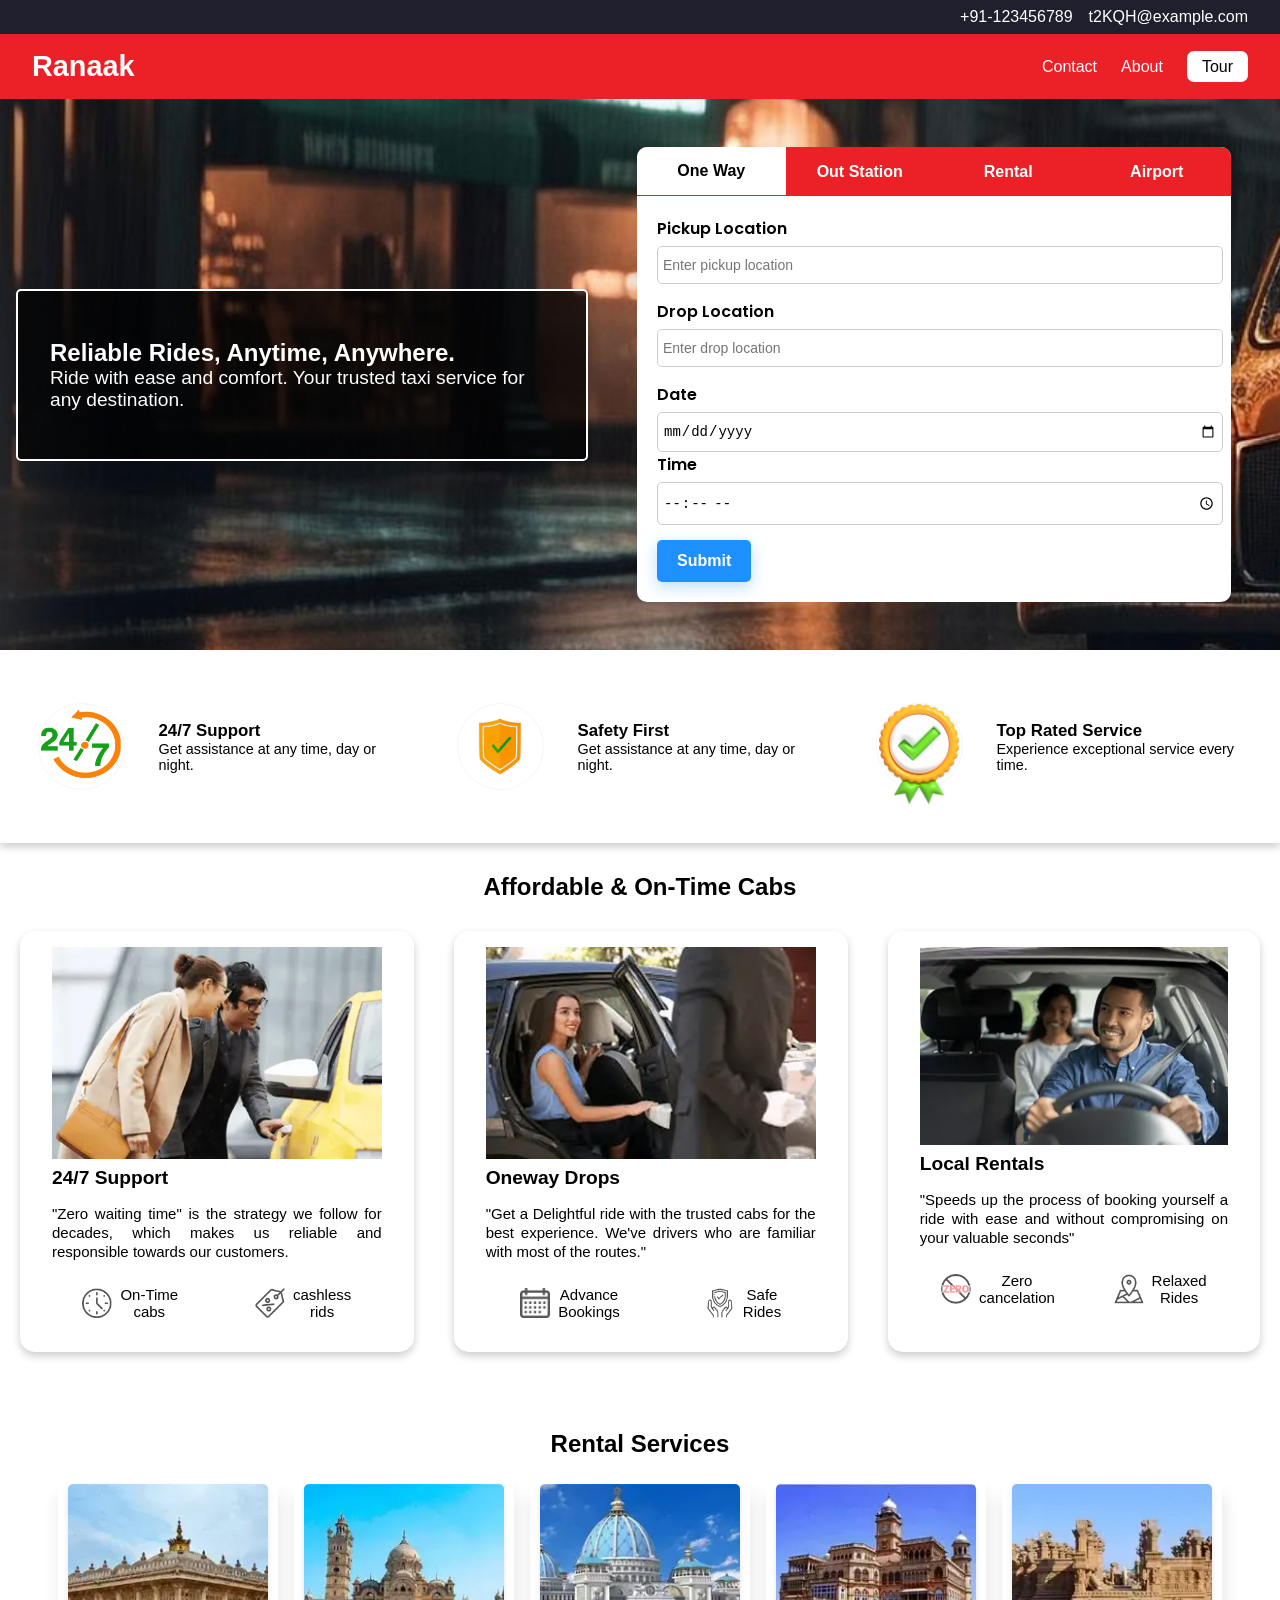
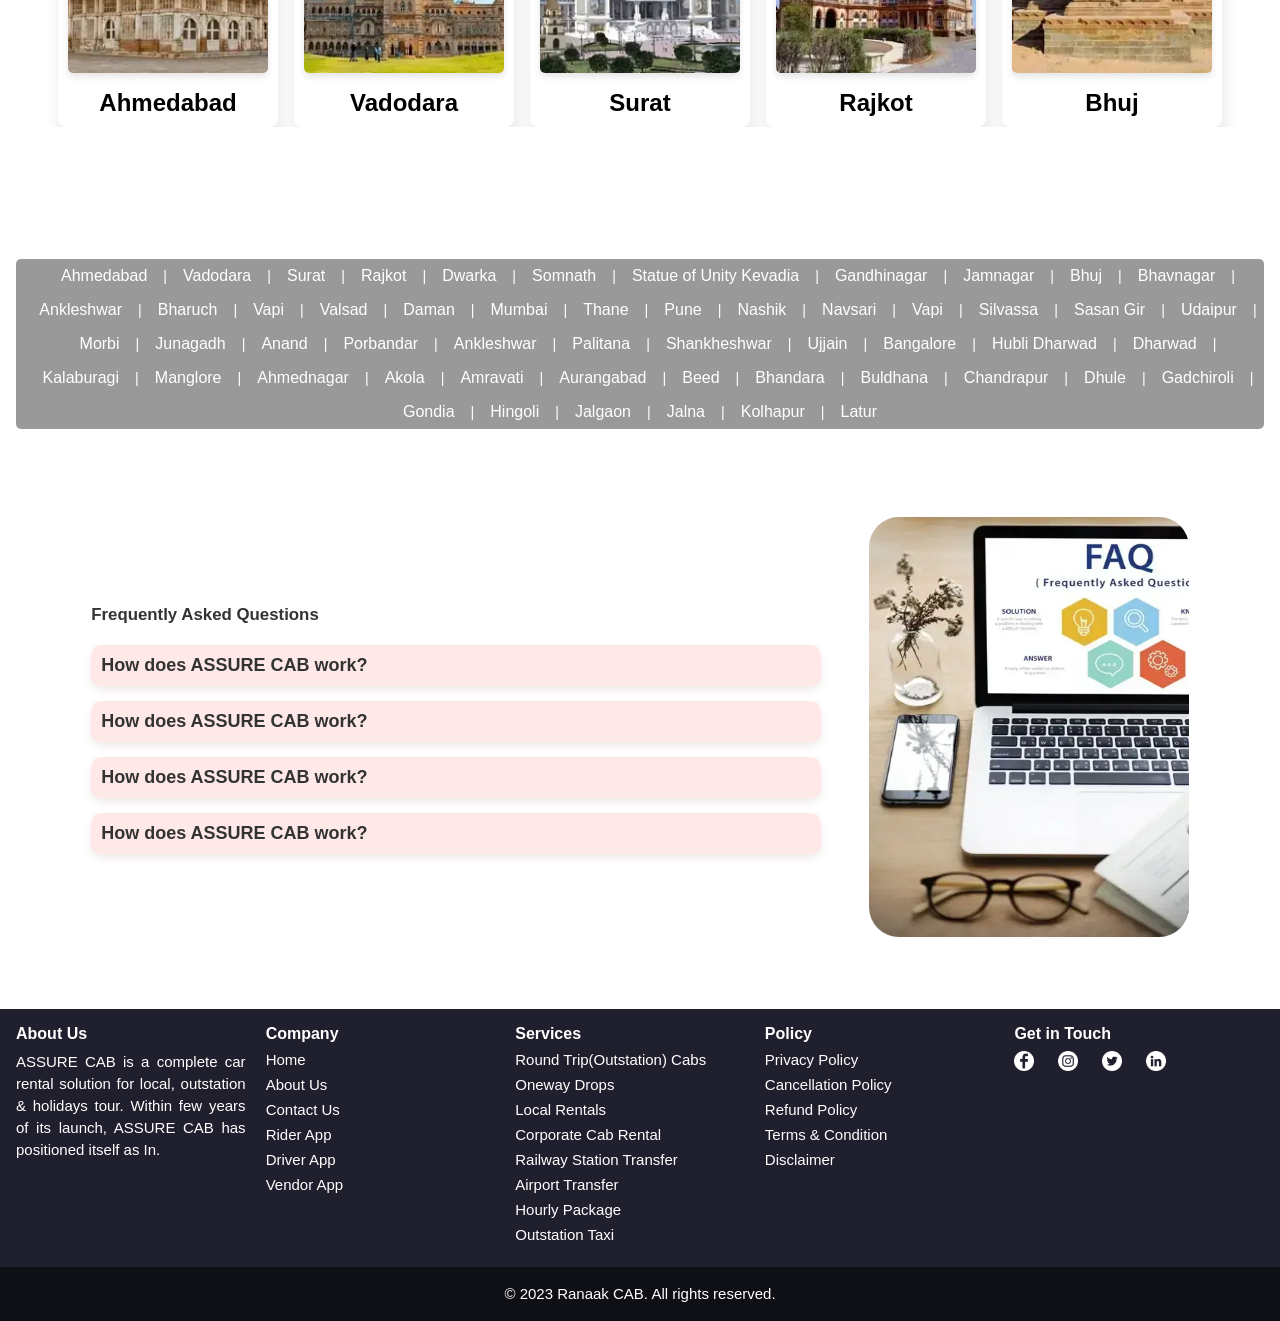
<file: index.html>
<!DOCTYPE html>
<html lang="en">

<head>
    <meta charset="UTF-8">
    <meta name="viewport" content="width=device-width, initial-scale=1.0">
    <link rel="stylesheet" href="1.css">
    <link rel="stylesheet" href="https://cdnjs.cloudflare.com/ajax/libs/animate.css/4.1.1/animate.min.css" />
    <title>Renaak | Index</title>
</head>

<body>
    <section class="nav">
        <div class="contactnav">
            <a href="tel:+91123456789" class="number">+91-123456789</a>
            <a href="mailto:t2KQH@example.com" class="email">t2KQH@example.com</a>
        </div>
        <div class="navbar" id="navbar">
            <div class="logo">Ranaak</div>
            <ul id="nav-links">
                <li><a href="#">Contact</a></li>
                <li><a href="#">About</a></li>
                <li><a href="#" class="active">Tour</a></li>
            </ul>
            <div class="menu-toggle" id="mobile-menu">☰</div>
        </div>
    </section>

    <section class="hero">
        <div class="info">
            <h1 class="animate__animated animate__backInLeft animate__delay-0.5s">Reliable Rides, Anytime, Anywhere.
            </h1>
            <p class="animate__animated animate__backInRight animate__delay-0.8s">
                Ride with ease and comfort. Your trusted taxi service for any destination.
            </p>
        </div>
        <iframe src="./form.html" frameborder="0" class="form"></iframe>
    </section>

    <section class="support">
        <div class="info">
            <div class="info-img">
                <img src="./pngwing.com.png" alt="24/7 Support">
            </div>
            <div class="info-con">
                <h3>24/7 Support</h3>
                <p>Get assistance at any time, day or night.</p>
            </div>
        </div>
        <div class="info">
            <div class="info-img">
                <img src="./wmremove-transformed-removebg-preview.png" alt="Safety First">
            </div>
            <div class="info-con">
                <h3>Safety First</h3>
                <p>Get assistance at any time, day or night.</p>
            </div>
        </div>
        <div class="info">
            <div class="info-img">
                <img src="./top-service.png" alt="Top Rated Service">
            </div>
            <div class="info-con">
                <h3>Top Rated Service</h3>
                <p>Experience exceptional service every time.</p>
            </div>

        </div>
    </section>
    <section class="service">
        <h3>Affordable & On-Time Cabs</h3>
        <div class="service-card">
            <div class="card">
                <img src="box-img-1.webp" alt="">
                <div class="card-con">
                    <h4>24/7 Support</h4>
                    <p>"Zero waiting time" is the strategy we follow for decades, which makes us reliable and
                        responsible towards our customers.</p>
                </div>
                <div class="fea">
                    <div class="cab">
                        <img src="clock.webp" alt="">
                        <a href="">On-Time <br> cabs</a>
                    </div>
                    <div class="cab">
                        <img src="tag.webp" alt="">
                        <a href="">cashless <br> rids</a>
                    </div>
                </div>
            </div>
            <div class="card">
                <img src="box-img-2.webp" alt="">
                <div class="card-con">
                    <h4>Oneway Drops</h4>
                    <p>"Get a Delightful ride with the trusted cabs for the best experience. We've drivers who are familiar with most of the routes."</p>
                </div>
                <div class="fea">
                    <div class="cab">
                        <img src="calendar.webp" alt="">
                        <a href="">Advance <br> Bookings</a>
                    </div>
                    <div class="cab">
                        <img src="protection.webp" alt="">
                        <a href="">Safe <br> Rides</a>
                    </div>
                </div>
            </div>
            <div class="card">
                <img src="box-img-3.webp" alt="">
                <div class="card-con">
                    <h4>Local Rentals</h4>
                    <p>"Speeds up the process of booking  yourself a ride  with ease and without  compromising on your valuable seconds"</p>
                </div>
                <div class="fea">
                    <div class="cab">
                        <img src="zero.webp" alt="">
                        <a href="">Zero <br> cancelation </a>
                    </div>
                    <div class="cab">
                        <img src="map.webp" alt="">
                        <a href="">Relaxed <br> Rides </a>
                    </div>
                </div>
            </div>
        </div>
        <div class="dots">
            <span class="dot active" data-index="0"></span>
            <span class="dot" data-index="1"></span>
            <span class="dot" data-index="2"></span>
        </div>
    </section>
    <section class="rentals-class">
        <h3>Rental Services</h3>
        <div class="rentals">
            <div class="places">
                <img src="Ahmedabad.webp" alt="" srcset="">
                <h2>Ahmedabad</h2>
            </div>
            <div class="places">
                <img src="Vadodara.webp" alt="" srcset="">
                <h2>Vadodara</h2>
            </div>
            <div class="places">
                <img src="Surat.webp" alt="" srcset="">
                <h2>Surat</h2>
            </div>
            <div class="places">
                <img src="Rajkot.webp" alt="" srcset="">
                <h2>Rajkot</h2>
            </div>
            <div class="places">
                <img src="Bhuj.webp" alt="" srcset="">
                <h2>Bhuj</h2>
            </div>
        </div>
    </section>
    <section class="city">
        <h3>Popular Cities</h3>
        <div class="cities">
            <a href="">Ahmedabad</a> | <a href="">Vadodara</a> | <a href="">Surat</a> | <a href="">Rajkot</a> | <a
                href="">Dwarka</a> | <a href="">Somnath</a> | <a href="">Statue of Unity Kevadia</a> | <a
                href="">Gandhinagar</a> | <a href="">Jamnagar</a> | <a href="cab-service-in-bhuj.html">Bhuj</a> | <a
                href="">Bhavnagar</a> | <a href="#">Ankleshwar</a> | <a href="">Bharuch</a> | <a href="">Vapi</a> | <a
                href="">Valsad</a> | <a href="">Daman</a> | <a href="">Mumbai</a> | <a href="#">Thane</a> | <a
                href="">Pune</a> | <a href="cab-service-in-nashik.html">Nashik</a> | <a href="">Navsari</a> | <a
                href="">Vapi</a> | <a href="">Silvassa</a> | <a href="">Sasan Gir</a>
            | <a href="">Udaipur</a> | <a href="cab-service-in-morbi.html">Morbi</a> | <a href="">Junagadh</a> | <a
                href="">Anand</a> | <a href="">Porbandar</a> | <a href="">Ankleshwar</a> | <a href="">Palitana</a> | <a
                href="">Shankheshwar</a> | <a href="#">Ujjain</a> | <a href="">Bangalore</a> |
            <a href="">Hubli Dharwad</a> | <a href="#">Dharwad</a> | <a href="">Kalaburagi</a> | <a href="">Manglore</a>
            | <a href="">Ahmednagar</a> | <a href="cab-service-in-akola.html">Akola</a> |
            <a href="">Amravati</a> | <a href="">Aurangabad</a> | <a href="cab-service-in-beed.html">Beed</a> | <a
                href="">Bhandara</a> | <a href="cab-service-in-buldhana.html">Buldhana</a> |
            <a href="">Chandrapur</a> | <a href="cab-service-in-dhule.html">Dhule</a> | <a href="">Gadchiroli</a> | <a
                href="">Gondia</a> |
            <a href="">Hingoli</a> | <a href="">Jalgaon</a> | <a href="">Jalna</a> | <a href="">Kolhapur</a> | <a
                href="">Latur</a>
        </div>
    </section>
    <section class="faq">
        
        <div class="faq-main">
           
            <div class="faqs">
                <h3>Frequently Asked Questions</h3>
                <div class="faq-item">
                    <h4>How does ASSURE CAB work?</h4>
                    <p>ASSURE CAB is a complete car rental solution for local, outstation & holidays tour. Within few
                        years
                        of its launch, ASSURE CAB has positioned itself as In.</p>
                </div>
                <div class="faq-item">
                    <h4>How does ASSURE CAB work?</h4>
                    <p>ASSURE CAB is a complete car rental solution for local, outstation & holidays tour. Within few
                        years
                        of its launch, ASSURE CAB has positioned itself as In.</p>
                </div>
                <div class="faq-item">
                    <h4>How does ASSURE CAB work?</h4>
                    <p>ASSURE CAB is a complete car rental solution for local, outstation & holidays tour. Within few
                        years
                        of its launch, ASSURE CAB has positioned itself as In.</p>
                </div>
                <div class="faq-item">
                    <h4>How does ASSURE CAB work?</h4>
                    <p>ASSURE CAB is a complete car rental solution for local, outstation & holidays tour. Within few
                        years
                        of its launch, ASSURE CAB has positioned itself as In.</p>
                </div>
            </div>
            <img src="faq.webp" alt="" srcset="">
        </div>
    </section>
    <section class="footer">
        <div class="footer_box_1">
            <h5>About Us</h5>
            <p> ASSURE CAB is a complete car rental solution for local, outstation & holidays tour. Within few years of
                its launch, ASSURE CAB has positioned itself as In.</p>
        </div>
        <div class="footer_box">
            <h5>Company</h5>
            <ul>
                <li><a href="index.html">Home</a></li>
                <li><a href="about-us.html">About Us</a></li>
                <li><a href="contact-us.html">Contact Us</a></li>
                <li><a href="rider-app.html">Rider App</a></li>
                <li><a href="driver-app.html">Driver App</a></li>
                <li><a href="vendor-app.html">Vendor App</a></li>
            </ul>
        </div>
        <div class="footer_box">
            <h5>Services</h5>
            <ul>
                <li><a href="round-trip.html">Round Trip(Outstation) Cabs</a></li>
                <li><a href="oneway-drops.html">Oneway Drops</a></li>
                <li><a href="local-rentals.html">Local Rentals</a></li>
                <li><a href="corporate-cab-rental.html">Corporate Cab Rental</a></li>
                <li><a href="railway-station.html">Railway Station Transfer</a></li>
                <li><a href="airport-transfer.html">Airport Transfer</a></li>
                <li><a href="hourly-package.html">Hourly Package</a></li>
                <li><a href="outstation-travel.html">Outstation Taxi</a></li>
            </ul>
        </div>
        <div class="footer_box">
            <h5>Policy</h5>
            <ul>
                <li><a href="privacy-policy.html">Privacy Policy</a></li>
                <li><a href="cancellation-policy.html">Cancellation Policy</a></li>
                <li><a href="refund-policy.html">Refund Policy</a></li>
                <li><a href="terms-condition.html">Terms & Condition</a></li>
                <li><a href="disclaimer.html">Disclaimer</a></li>
            </ul>
        </div>
        <div class="footer_box">
            <h5>Get in Touch</h5>

            <div class="contact">
                <a href="https://www.facebook.com/assurecab"><img src="facebook-logo1.png" alt=""></a>
                <a href="https://www.instagram.com/assurecab/"><img src="instagram1.png" alt=""></a>
                <a href="https://twitter.com/assurecab"><img src="twitter11.png" alt=""></a>
                <a href="https://www.instagram.com/assurecab/"><img src="linkedin.png" alt=""></a>
            </div>
        </div>
    </section>
    <script>
        // Navbar toggle functionality
        const mobileMenu = document.getElementById('mobile-menu');
        const navbar = document.getElementById('navbar');

        mobileMenu.addEventListener('click', () => {
            navbar.classList.toggle('responsive');
        });

        const faqItems = document.querySelectorAll('.faq-item');

        faqItems.forEach(item => {
            const question = item.querySelector('h4');

            question.addEventListener('click', () => {
                // Toggle the visibility of the answer
                const answer = item.querySelector('p');
                const isVisible = answer.style.display === 'block';

                // Hide all answers first
                faqItems.forEach(i => i.querySelector('p').style.display = 'none');

                // Show the clicked answer if it was hidden
                if (!isVisible) {
                    answer.style.display = 'block';
                }
            });
        });

        const serviceCards = document.querySelector('.service-card');
        const dots = document.querySelectorAll('.dot');

        let currentIndex = 0;

        function updateActiveDot(index) {
            dots.forEach(dot => dot.classList.remove('active'));
            dots[index].classList.add('active');
        }

        serviceCards.addEventListener('scroll', () => {
            const cardWidth = serviceCards.querySelector('.card').offsetWidth;
            const scrollPosition = serviceCards.scrollLeft;
            currentIndex = Math.round(scrollPosition / cardWidth);
            updateActiveDot(currentIndex);
        });

        dots.forEach(dot => {
            dot.addEventListener('click', () => {
                currentIndex = parseInt(dot.dataset.index);
                serviceCards.scrollTo({
                    left: currentIndex * serviceCards.querySelector('.card').offsetWidth,
                    behavior: 'smooth',
                });
                updateActiveDot(currentIndex);
            });
        });

    </script>
</body>
<footer>
    <p>&copy; 2023 Ranaak CAB. All rights reserved.</p>
</footer>

</html>
</file>
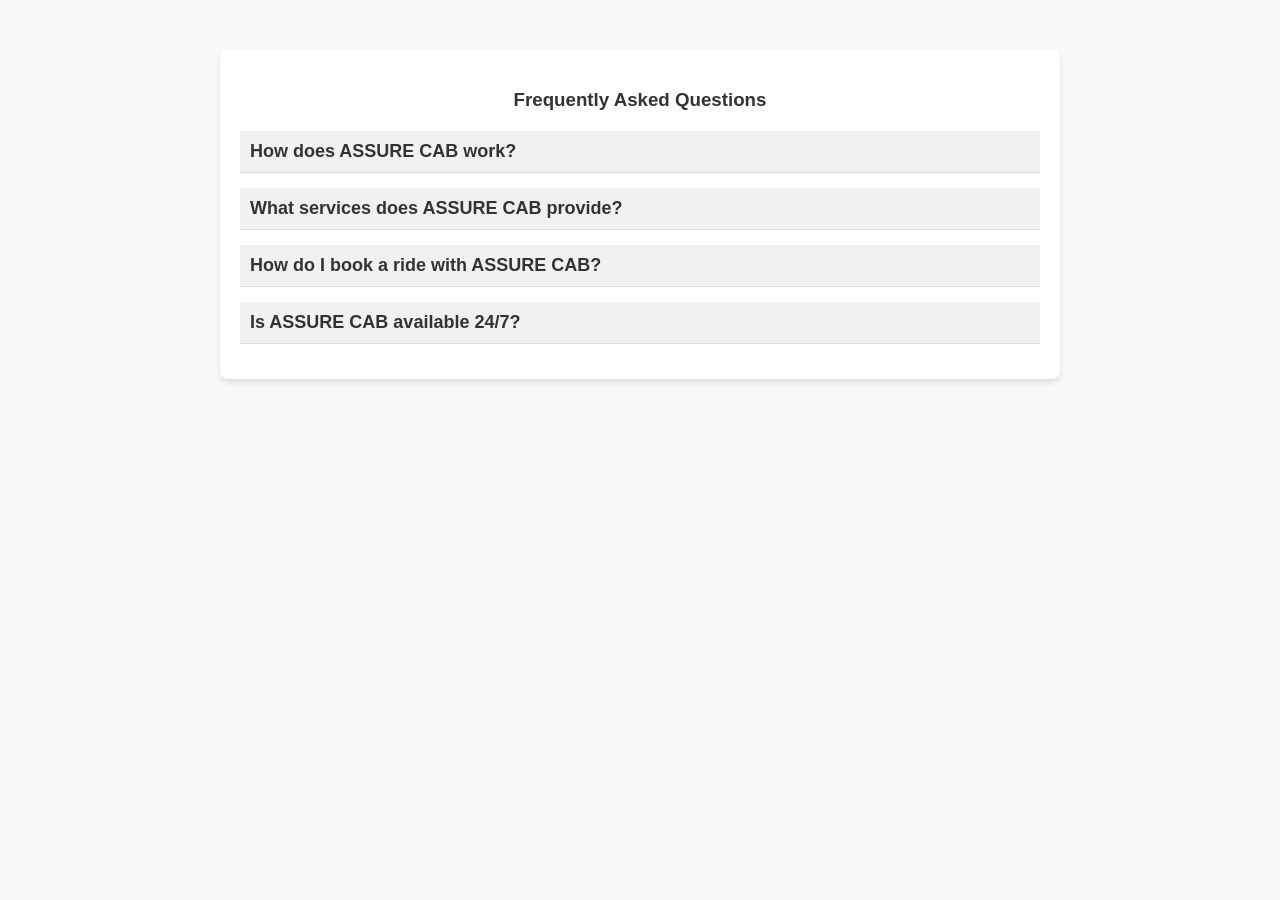
<file: 2.html>
<!DOCTYPE html>
<html lang="en">
<head>
    <meta charset="UTF-8">
    <meta name="viewport" content="width=device-width, initial-scale=1.0">
    <title>FAQ Section</title>
    <style>
        body {
            font-family: Arial, sans-serif;
            margin: 0;
            padding: 0;
            background-color: #f9f9f9;
        }

        .faq {
            max-width: 800px;
            margin: 50px auto;
            background: #ffffff;
            padding: 20px;
            border-radius: 8px;
            box-shadow: 0 4px 6px rgba(0, 0, 0, 0.1);
        }

        .faq h3 {
            text-align: center;
            margin-bottom: 20px;
            color: #333;
        }

        .faqs {
            margin-top: 20px;
        }

        .faqs .faq-item {
            margin-bottom: 15px;
            border-bottom: 1px solid #ddd;
        }

        .faq-item h4 {
            margin: 0;
            padding: 10px;
            font-size: 18px;
            cursor: pointer;
            background: #f1f1f1;
            color: #333;
            transition: background-color 0.3s;
        }

        .faq-item h4:hover {
            background-color: #e1e1e1;
        }

        .faq-item p {
            margin: 0;
            padding: 10px;
            font-size: 16px;
            color: #555;
            display: none; /* Hidden by default */
        }
    </style>
</head>
<body>
    <section class="faq">
        <h3>Frequently Asked Questions</h3>
        <div class="faqs">
            <div class="faq-item">
                <h4>How does ASSURE CAB work?</h4>
                <p>ASSURE CAB is a complete car rental solution for local, outstation & holidays tour. Within few years of its launch, ASSURE CAB has positioned itself as India’s premier service.</p>
            </div>
            <div class="faq-item">
                <h4>What services does ASSURE CAB provide?</h4>
                <p>ASSURE CAB offers a variety of services such as local rentals, outstation travel, one-way trips, and holiday tours to meet diverse customer needs.</p>
            </div>
            <div class="faq-item">
                <h4>How do I book a ride with ASSURE CAB?</h4>
                <p>You can book a ride through the ASSURE CAB mobile app or website by entering your pickup and drop-off locations, selecting your preferred car type, and confirming the booking.</p>
            </div>
            <div class="faq-item">
                <h4>Is ASSURE CAB available 24/7?</h4>
                <p>Yes, ASSURE CAB operates 24/7 to ensure that you can book a ride at any time of the day or night.</p>
            </div>
        </div>
    </section>

    <script>
        // Select all FAQ items
        const faqItems = document.querySelectorAll('.faq-item');

        faqItems.forEach(item => {
            const question = item.querySelector('h4');

            question.addEventListener('click', () => {
                // Toggle the visibility of the answer
                const answer = item.querySelector('p');
                const isVisible = answer.style.display === 'block';

                // Hide all answers first
                faqItems.forEach(i => i.querySelector('p').style.display = 'none');

                // Show the clicked answer if it was hidden
                if (!isVisible) {
                    answer.style.display = 'block';
                }
            });
        });
    </script>
</body>
</html>
</file>
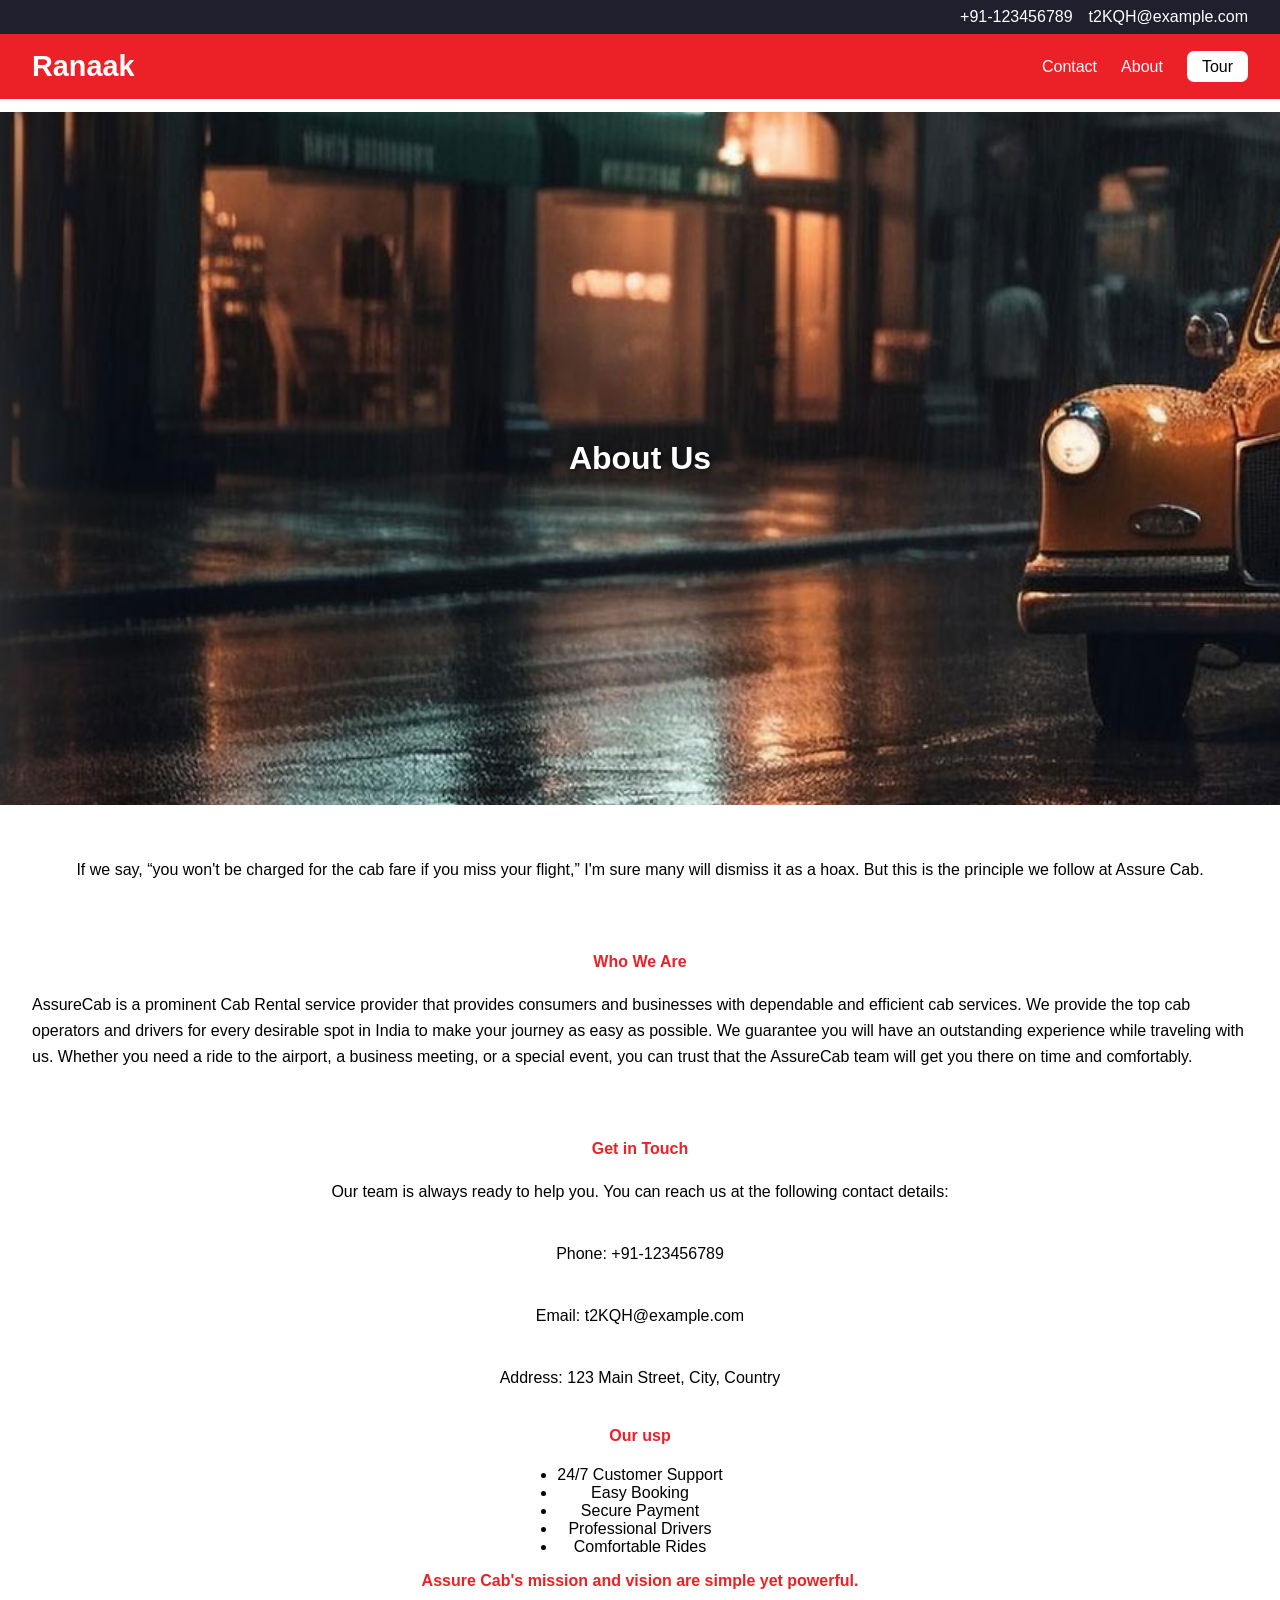
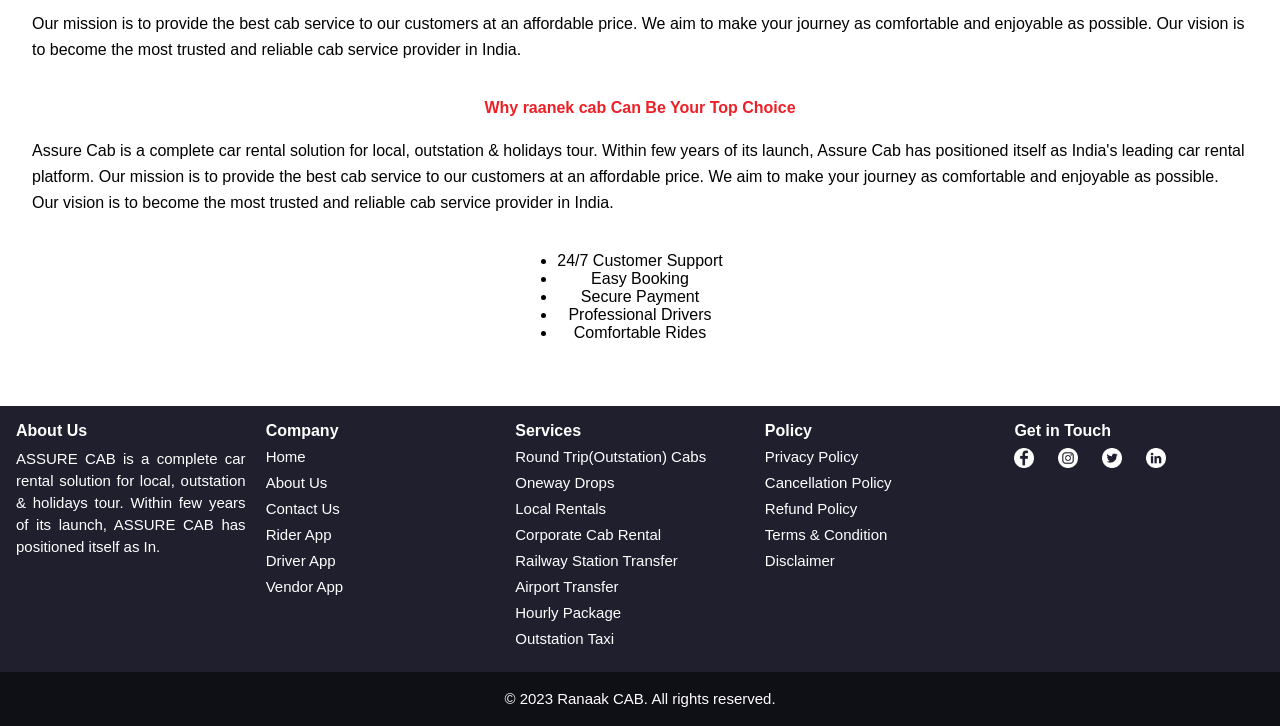
<file: about_us.html>
<!DOCTYPE html>
<html lang="en">
<head>
    <meta charset="UTF-8">
    <meta name="viewport" content="width=device-width, initial-scale=1.0">
    <link rel="stylesheet" href="about_us.css">
    <title>Document</title>
</head>
<body>
    <section class="nav">
        <div class="contactnav">
            <a href="tel:+91123456789" class="number">+91-123456789</a>
            <a href="mailto:t2KQH@example.com" class="email">t2KQH@example.com</a>
        </div>
        <div class="navbar" id="navbar">
            <div class="logo">Ranaak</div>
            <ul id="nav-links">
                <li><a href="#">Contact</a></li>
                <li><a href="#">About</a></li>
                <li><a href="#" class="active">Tour</a></li>
            </ul>
            <div class="menu-toggle" id="mobile-menu">☰</div>
        </div>
    </section>
    <section class="about">
        <div class="about-header">
            <h1>About Us</h1>
        </div>
        <div class="about-text">
            <p>If we say, “you won't be charged for the cab fare if you miss your flight,” I'm sure many will dismiss it as a hoax. But this is the principle we follow at Assure Cab.</p><br>

            <h6>Who We Are</h6>

            <p>AssureCab is a prominent Cab Rental service provider that provides consumers and businesses with dependable and efficient cab services. We provide the top cab operators and drivers for every desirable spot in India to make your journey as easy as possible. We guarantee you will have an outstanding experience while traveling with us.
                Whether you need a ride to the airport, a business meeting, or a special event, you can trust that the AssureCab team will get you there on time and comfortably.</p><br>
            
            <h6>Get in Touch</h5>
            <p>Our team is always ready to help you. You can reach us at the following contact details:</p>
            <p>Phone: +91-123456789</p>
            <p>Email: t2KQH@example.com</p>
            <p>Address: 123 Main Street, City, Country</p>
            <h6>Our usp</h6>
            <ul>
                <li>24/7 Customer Support</li>
                <li>Easy Booking</li>
                <li>Secure Payment</li>
                <li>Professional Drivers</li>
                <li>Comfortable Rides</li>
            </ul>
            <h6>Assure Cab's mission and vision are simple yet powerful.</h6>
            <p>Our mission is to provide the best cab service to our customers at an affordable price. We aim to make your journey as comfortable and enjoyable as possible. Our vision is to become the most trusted and reliable cab service provider in India.</p>
            <h6>Why raanek cab Can Be Your Top Choice</h6>
            <p>Assure Cab is a complete car rental solution for local, outstation & holidays tour. Within few years of its launch, Assure Cab has positioned itself as India's leading car rental platform. Our mission is to provide the best cab service to our customers at an affordable price. We aim to make your journey as comfortable and enjoyable as possible. Our vision is to become the most trusted and reliable cab service provider in India.</p>
            <ul>
                <li>24/7 Customer Support</li>
                <li>Easy Booking</li>
                <li>Secure Payment</li>
                <li>Professional Drivers</li>
                <li>Comfortable Rides</li>
            </ul>
        </div>
    </section>
    <section class="footer">
        <div class="footer_box_1">
            <h5>About Us</h5>
            <p> ASSURE CAB is a complete car rental solution for local, outstation & holidays tour. Within few years of
                its launch, ASSURE CAB has positioned itself as In.</p>
        </div>
        <div class="footer_box">
            <h5>Company</h5>
            <ul>
                <li><a href="index.html">Home</a></li>
                <li><a href="about-us.html">About Us</a></li>
                <li><a href="contact-us.html">Contact Us</a></li>
                <li><a href="rider-app.html">Rider App</a></li>
                <li><a href="driver-app.html">Driver App</a></li>
                <li><a href="vendor-app.html">Vendor App</a></li>
            </ul>
        </div>
        <div class="footer_box">
            <h5>Services</h5>
            <ul>
                <li><a href="round-trip.html">Round Trip(Outstation) Cabs</a></li>
                <li><a href="oneway-drops.html">Oneway Drops</a></li>
                <li><a href="local-rentals.html">Local Rentals</a></li>
                <li><a href="corporate-cab-rental.html">Corporate Cab Rental</a></li>
                <li><a href="railway-station.html">Railway Station Transfer</a></li>
                <li><a href="airport-transfer.html">Airport Transfer</a></li>
                <li><a href="hourly-package.html">Hourly Package</a></li>
                <li><a href="outstation-travel.html">Outstation Taxi</a></li>
            </ul>
        </div>
        <div class="footer_box">
            <h5>Policy</h5>
            <ul>
                <li><a href="privacy-policy.html">Privacy Policy</a></li>
                <li><a href="cancellation-policy.html">Cancellation Policy</a></li>
                <li><a href="refund-policy.html">Refund Policy</a></li>
                <li><a href="terms-condition.html">Terms & Condition</a></li>
                <li><a href="disclaimer.html">Disclaimer</a></li>
            </ul>
        </div>
        <div class="footer_box">
            <h5>Get in Touch</h5>

            <div class="contact">
                <a href="https://www.facebook.com/assurecab"><img src="facebook-logo1.png" alt=""></a>
                <a href="https://www.instagram.com/assurecab/"><img src="instagram1.png" alt=""></a>
                <a href="https://twitter.com/assurecab"><img src="twitter11.png" alt=""></a>
                <a href="https://www.instagram.com/assurecab/"><img src="linkedin.png" alt=""></a>
            </div>
        </div>
    </section>
    <script>
        const mobileMenu = document.getElementById('mobile-menu');
        const navbar = document.getElementById('navbar');

        mobileMenu.addEventListener('click', () => {
            navbar.classList.toggle('responsive');
        });

    </script>
</body>
<footer>
    <p>&copy; 2023 Ranaak CAB. All rights reserved.</p>
</footer>
</html>
</file>
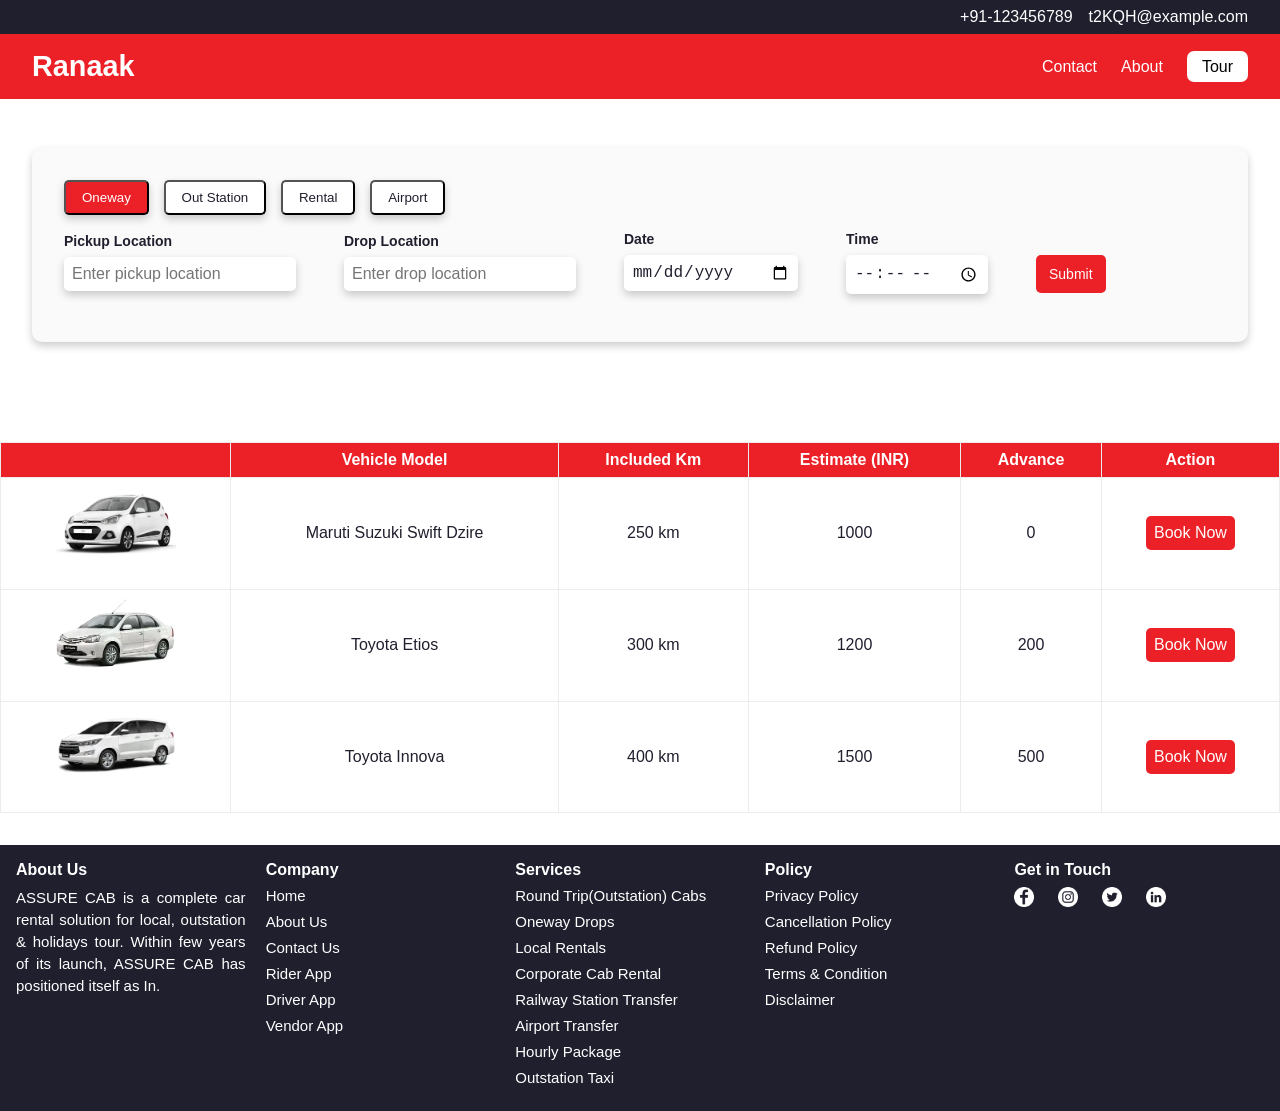
<file: book.html>
<!DOCTYPE html>
<html lang="en">

<head>
    <meta charset="UTF-8">
    <meta name="viewport" content="width=device-width, initial-scale=1.0">
    <link rel="stylesheet" href="book.css">
    <title>Document</title>
</head>

<body>
    <section class="nav">
        <div class="contactnav">
            <a href="tel:+91123456789" class="number">+91-123456789</a>
            <a href="mailto:t2KQH@example.com" class="email">t2KQH@example.com</a>
        </div>
        <div class="navbar" id="navbar">
            <div class="logo">Ranaak</div>
            <ul id="nav-links">
                <li><a href="#">Contact</a></li>
                <li><a href="#">About</a></li>
                <li><a href="#" class="active">Tour</a></li>
            </ul>
            <div class="menu-toggle" id="mobile-menu">☰</div>
        </div>
    </section>
    <section class="book">
        <div class="book-form">
            <div class="book-header">
                <button class="tab-link active" data-tab="one-way">Oneway</button>
                <button class="tab-link" data-tab="out-station">Out Station</button>
                <button class="tab-link" data-tab="rental">Rental</button>
                <button class="tab-link" data-tab="airport">Airport</button>
            </div>
            <div class="book-content active" id="one-way">
                <div class="form-group">
                    <label for="pickup">Pickup Location</label>
                    <input type="text" class="location" id="pickup" placeholder="Enter pickup location">
                </div>
                <div class="form-group">
                    <label for="drop">Drop Location</label>
                    <input type="text" class="location" id="drop" placeholder="Enter drop location">
                </div>
                <div class="form-group">
                    <div class="day">
                        <div class="time">
                            <label for="date">Date</label>
                            <input type="date" id="date" class="date">
                        </div>
                        <div class="time">
                            <label for="time">Time</label>
                            <input type="time" id="time">
                        </div>
                    </div>
                </div>
                <div class="form-group submit">
                    <button class="submit-btn">Submit</button>
                </div>
            </div>
            <div class="book-content" id="out-station">
                <div class="form-group">
                    <label for="pickup">Pickup Location</label>
                    <input type="text" id="pickup" placeholder="Enter pickup location">
                </div>
                <div class="form-group">
                    <label for="drop">Drop Location</label>
                    <input type="text" id="drop" placeholder="Enter drop location">
                </div>
                <div class="form-group">
                    <div class="day">
                        <div class="time">
                            <label for="date">Date</label>
                            <input type="date" id="date">
                        </div>
                        <div class="time">
                            <label for="time">Time</label>
                            <input type="time" id="time">
                        </div>
                    </div>

                </div>
                <div class="form-group submit">
                    <button class="submit-btn">Submit</button>
                </div>
            </div>
            <div class="book-content" id="rental">
                <div class="form-group">
                    <label for="pickup">Pickup Location</label>
                    <input type="text" id="pickup" placeholder="Enter pickup location">
                </div>
                <div class="form-group">
                    <label for="drop">Drop Location</label>
                    <input type="text" id="drop" placeholder="Enter drop location">
                </div>
                <div class="form-group">
                    <div class="time">
                        <label for="date">Date</label>
                        <input type="date" id="date">
                    </div>
                    <div class="time">
                        <label for="time">Time</label>
                        <input type="time" id="time">
                    </div>
                </div>
                <div class="form-group submit">
                    <button class="submit-btn">Submit</button>
                </div>
            </div>
            <div class="book-content" id="airport">
                <div class="form-group">
                    <input type="checkbox" name="checkbox" id=""> Going to Airport
                    <input type="checkbox" name="checkbox" id=""> Coming from Airport
                </div>
                <div class="form-group">
                    <label for="pickup">Pickup Location</label>
                    <input type="text" id="pickup" placeholder="Enter pickup location">
                </div>
                <div class="form-group">
                    <label for="drop">Drop Location</label>
                    <input type="text" id="drop" placeholder="Enter drop location">
                </div>
                <div class="form-group">
                    <div class="time">
                        <label for="date">Date</label>
                        <input type="date" id="date">
                    </div>
                    <div class="time">
                        <label for="time">Time</label>
                        <input type="time" id="time">
                    </div>
                </div>
                <div class="form-group submit">
                    <button class="submit-btn">Submit</button>
                </div>
            </div>
        </div>
    </section>
    <section class="table">
        <div class="cars">
            <table class="table-cars">
                <thead>
                    <tr>
                        <th></th>
                        <th>Vehicle Model</th>
                        <th>Included Km</th>
                        <th>Estimate (INR)</th>
                        <th>Advance</th>
                        <th>Action</th>
                    </tr>
                </thead>
                <tbody>
                    <tr>
                        <td><img src="fleet-i10.webp" alt="Vehicle"></td>
                        <td> <span>Vehicle Model</span> Maruti Suzuki Swift Dzire</td>
                        <td> <span>Included Km</span> 250 km</td>
                        <td> <span>Estimate (INR)</span> 1000</td>
                        <td> <span>Advance</span> 0</td>
                        <td><button>Book Now</button></td>
                    </tr>
                    <tr>
                        <td><img src="fleet-ToyotaEtios.webp" alt="Vehicle"></td>
                        <td><span>Vehicle Model</span>Toyota Etios</td>
                        <td><span>Included Km</span>300 km</td>
                        <td><span>Estimate (INR)</span>1200</td>
                        <td><span>Advance</span>200</td>
                        <td><button>Book Now</button></td>
                    </tr>
                    <tr>
                        <td><img src="fleet-ToyotaInnova.webp" alt="Vehicle"></td>
                        <td><span>Vehicle Model</span>Toyota Innova</td>
                        <td><span>Included Km</span>400 km</td>
                        <td><span>Estimate (INR)</span>1500</td>
                        <td><span>Advance</span>500</td>
                        <td><button>Book Now</button></td>
                    </tr>
                </tbody>
            </table>
        </div>
    </section>
    <section class="footer">
        <div class="footer_box_1">
            <h5>About Us</h5>
            <p> ASSURE CAB is a complete car rental solution for local, outstation & holidays tour. Within few years of
                its launch, ASSURE CAB has positioned itself as In.</p>
        </div>
        <div class="footer_box">
            <h5>Company</h5>
            <ul>
                <li><a href="index.html">Home</a></li>
                <li><a href="about-us.html">About Us</a></li>
                <li><a href="contact-us.html">Contact Us</a></li>
                <li><a href="rider-app.html">Rider App</a></li>
                <li><a href="driver-app.html">Driver App</a></li>
                <li><a href="vendor-app.html">Vendor App</a></li>
            </ul>
        </div>
        <div class="footer_box">
            <h5>Services</h5>
            <ul>
                <li><a href="round-trip.html">Round Trip(Outstation) Cabs</a></li>
                <li><a href="oneway-drops.html">Oneway Drops</a></li>
                <li><a href="local-rentals.html">Local Rentals</a></li>
                <li><a href="corporate-cab-rental.html">Corporate Cab Rental</a></li>
                <li><a href="railway-station.html">Railway Station Transfer</a></li>
                <li><a href="airport-transfer.html">Airport Transfer</a></li>
                <li><a href="hourly-package.html">Hourly Package</a></li>
                <li><a href="outstation-travel.html">Outstation Taxi</a></li>
            </ul>
        </div>
        <div class="footer_box">
            <h5>Policy</h5>
            <ul>
                <li><a href="privacy-policy.html">Privacy Policy</a></li>
                <li><a href="cancellation-policy.html">Cancellation Policy</a></li>
                <li><a href="refund-policy.html">Refund Policy</a></li>
                <li><a href="terms-condition.html">Terms & Condition</a></li>
                <li><a href="disclaimer.html">Disclaimer</a></li>
            </ul>
        </div>
        <div class="footer_box">
            <h5>Get in Touch</h5>

            <div class="contact">
                <a href="https://www.facebook.com/assurecab"><img src="facebook-logo1.png" alt=""></a>
                <a href="https://www.instagram.com/assurecab/"><img src="instagram1.png" alt=""></a>
                <a href="https://twitter.com/assurecab"><img src="twitter11.png" alt=""></a>
                <a href="https://www.instagram.com/assurecab/"><img src="linkedin.png" alt=""></a>
            </div>
        </div>
    </section>
</body>
<script>

    const mobileMenu = document.getElementById('mobile-menu');
    const navbar = document.getElementById('navbar');

    mobileMenu.addEventListener('click', () => {
        navbar.classList.toggle('responsive');
    });

    const tablinks = document.querySelectorAll('.tab-link');
    const tabcontent = document.querySelectorAll('.book-content');

    tablinks.forEach(link => {
        link.addEventListener('click', () => {
            tablinks.forEach(btn => btn.classList.remove('active'));
            tabcontent.forEach(content => content.classList.remove('active'));

            link.classList.add('active');
            document.getElementById(link.getAttribute('data-tab')).classList.add('active');
        });
    });
</script>

</html>
</file>
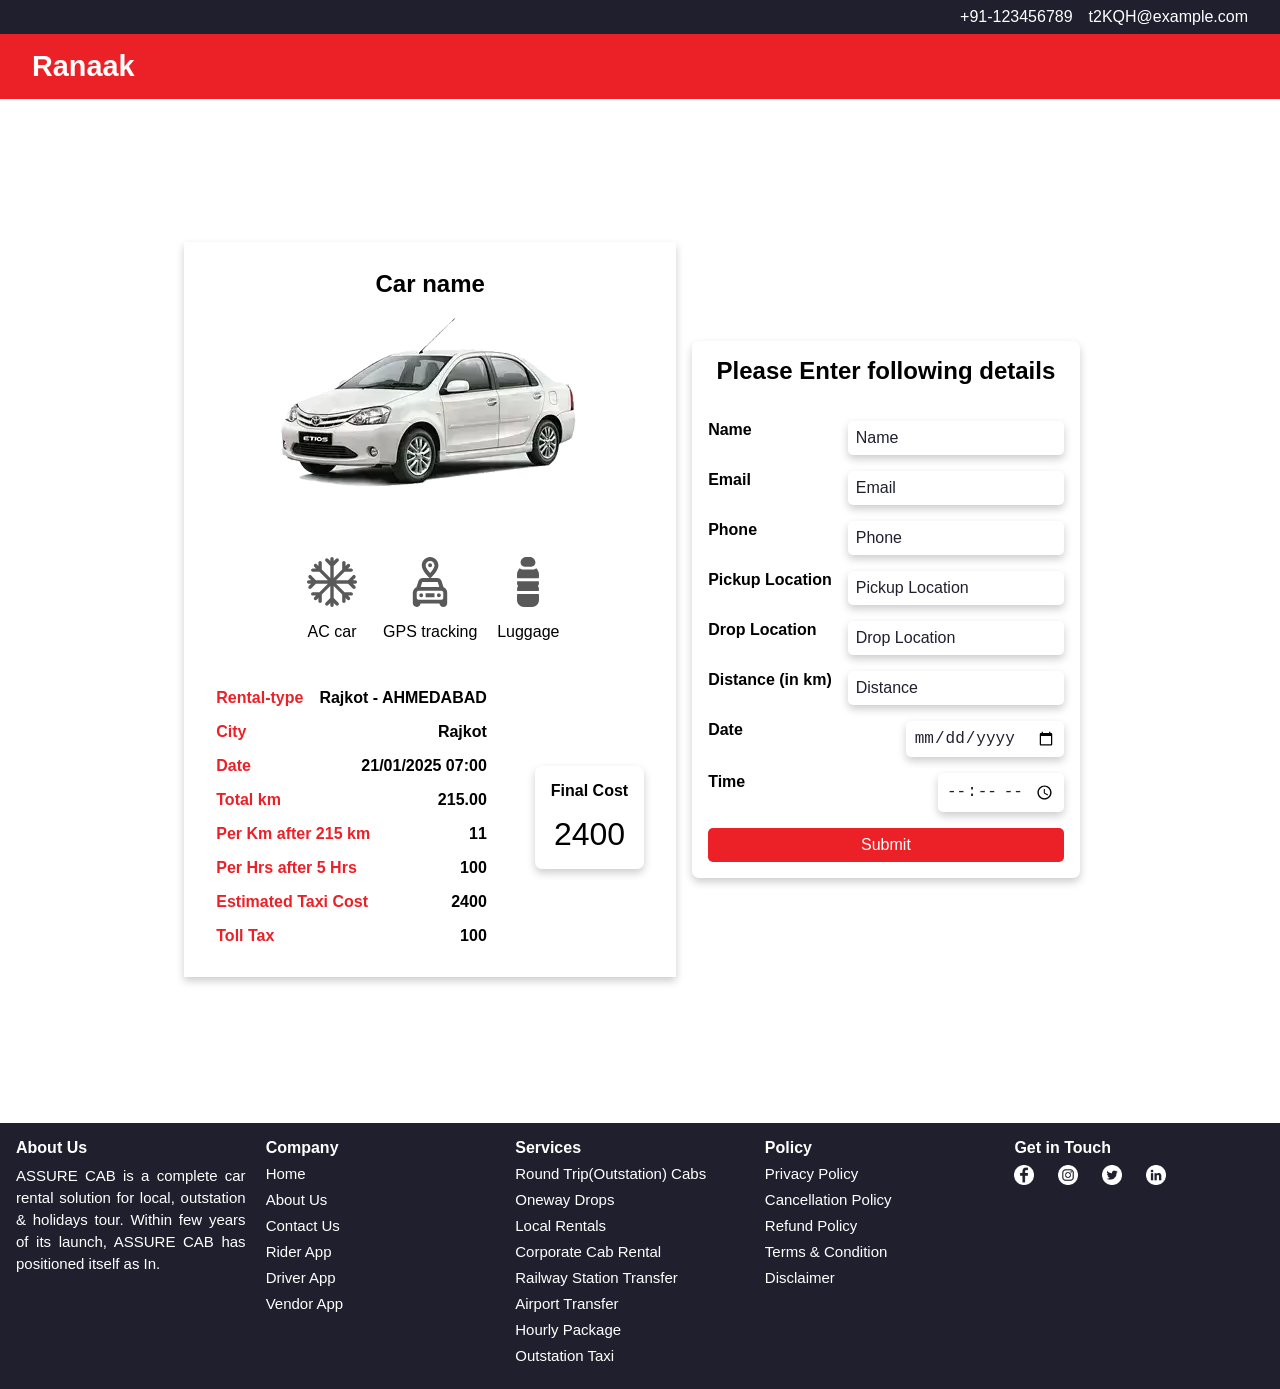
<file: confirm.html>
<!DOCTYPE html>
<html lang="en">
<head>
    <meta charset="UTF-8">
    <meta name="viewport" content="width=device-width, initial-scale=1.0">
    <link rel="stylesheet" href="confirm.css">
    <title>Document</title>
</head>
<body>
    <section class="nav">
        <div class="contactnav">
            <a href="tel:+91123456789" class="number">+91-123456789</a>
            <a href="mailto:t2KQH@example.com" class="email">t2KQH@example.com</a>
        </div>
        <div class="navbar" id="navbar">
            <div class="logo">Ranaak</div>
            <div class="menu-toggle" id="mobile-menu">☰</div>
        </div>
    </section>
    <section class="confirm">
        <div class="info">
            <h3>Car name</h3>
            <img src="./fleet-ToyotaEtios.webp" alt="">
            <div class="feature">
                <div class="info-field">
                    <img src="./car-service-ac.svg" alt="">
                    <span>AC car</span>
                </div>
                <div class="info-field">
                    <img src="./car-service-gpstrack.svg" alt="">
                    <span>GPS tracking</span>
                </div>
                <div class="info-field">
                    <img src="./car-service-water-bottle.svg" alt="">
                    <span>Luggage</span>
                </div>
            </div>
            <div class="fare">
                <ul>
                    <li>
                        <strong>Rental-type</strong>
                        <span id="rental-type">Rajkot - AHMEDABAD</span>
                    </li>
                    <li>
                        <strong>City</strong>
                        <span id="city">Rajkot</span>
                    </li>
                    <li>
                        <strong>Date</strong>
                        <span id="date">21/01/2025 07:00</span>
                    </li>
                    <li>
                        <strong>Total km</strong>
                        <span id="total-km">215.00</span>
                    </li>
                    <li>
                        <strong>Per Km after 215 km</strong>
                        <span id="per-km">11</span>
                    </li>
                    <li>
                        <strong>Per Hrs after 5 Hrs</strong>
                        <span id="per-hrs">100</span>
                    </li>
                    <li>
                        <strong>Estimated Taxi Cost</strong>
                        <span id="taxi-cost">2400</span>
                    </li>
                    <li>
                        <strong>Toll Tax</strong>
                        <span id="toll-tax">100</span>
                    </li>
                </ul>
                <div class="final-cost">
                    <strong>Final Cost</strong>
                    <span id="final-cost">2400</span>
                </div>
            </div>
        </div>
        <div class="form">
            <h1>Please Enter following details</h1>
            <form action="" method="post">
                <div class="form-field">
                    <label for="name">Name</label>
                    <input type="text" placeholder="Name" name="name" id="name" required>
                </div>
                <div class="form-field">
                    <label for="email">Email</label>
                    <input type="email" placeholder="Email" name="email" id="email" required>
                </div>
                <div class="form-field">
                    <label for="phone">Phone</label>
                    <input type="tel" placeholder="Phone" name="phone" id="phone" required>
                </div>
                <div class="form-field">
                    <label for="pickup">Pickup Location</label>
                    <input type="text" placeholder="Pickup Location" name="pickup" id="pickup" required>
                </div>
                <div class="form-field">
                    <label for="drop">Drop Location</label>
                    <input type="text" placeholder="Drop Location" name="drop" id="drop" required>
                </div>
                <div class="form-field">
                    <label for="distance">Distance (in km)</label>
                    <input type="number" placeholder="Distance" name="distance" id="distance" required>
                </div>
                <div class="form-field">
                    <label for="date">Date</label>
                    <input type="date" name="date" id="date" required>
                </div>
                <div class="form-field">
                    <label for="time">Time</label>
                    <input type="time" name="time" id="time" required>
                </div>
                <button class="submit-btn">Submit</button>
            </form>
        </div>
    </section>
    <section class="footer">
        <div class="footer_box_1">
            <h5>About Us</h5>
            <p> ASSURE CAB is a complete car rental solution for local, outstation & holidays tour. Within few years of
                its launch, ASSURE CAB has positioned itself as In.</p>
        </div>
        <div class="footer_box">
            <h5>Company</h5>
            <ul>
                <li><a href="index.html">Home</a></li>
                <li><a href="about-us.html">About Us</a></li>
                <li><a href="contact-us.html">Contact Us</a></li>
                <li><a href="rider-app.html">Rider App</a></li>
                <li><a href="driver-app.html">Driver App</a></li>
                <li><a href="vendor-app.html">Vendor App</a></li>
            </ul>
        </div>
        <div class="footer_box">
            <h5>Services</h5>
            <ul>
                <li><a href="round-trip.html">Round Trip(Outstation) Cabs</a></li>
                <li><a href="oneway-drops.html">Oneway Drops</a></li>
                <li><a href="local-rentals.html">Local Rentals</a></li>
                <li><a href="corporate-cab-rental.html">Corporate Cab Rental</a></li>
                <li><a href="railway-station.html">Railway Station Transfer</a></li>
                <li><a href="airport-transfer.html">Airport Transfer</a></li>
                <li><a href="hourly-package.html">Hourly Package</a></li>
                <li><a href="outstation-travel.html">Outstation Taxi</a></li>
            </ul>
        </div>
        <div class="footer_box">
            <h5>Policy</h5>
            <ul>
                <li><a href="privacy-policy.html">Privacy Policy</a></li>
                <li><a href="cancellation-policy.html">Cancellation Policy</a></li>
                <li><a href="refund-policy.html">Refund Policy</a></li>
                <li><a href="terms-condition.html">Terms & Condition</a></li>
                <li><a href="disclaimer.html">Disclaimer</a></li>
            </ul>
        </div>
        <div class="footer_box">
            <h5>Get in Touch</h5>

            <div class="contact">
                <a href="https://www.facebook.com/assurecab"><img src="facebook-logo1.png" alt=""></a>
                <a href="https://www.instagram.com/assurecab/"><img src="instagram1.png" alt=""></a>
                <a href="https://twitter.com/assurecab"><img src="twitter11.png" alt=""></a>
                <a href="https://www.instagram.com/assurecab/"><img src="linkedin.png" alt=""></a>
            </div>
        </div>
    </section> 
</body>
</html>
</file>
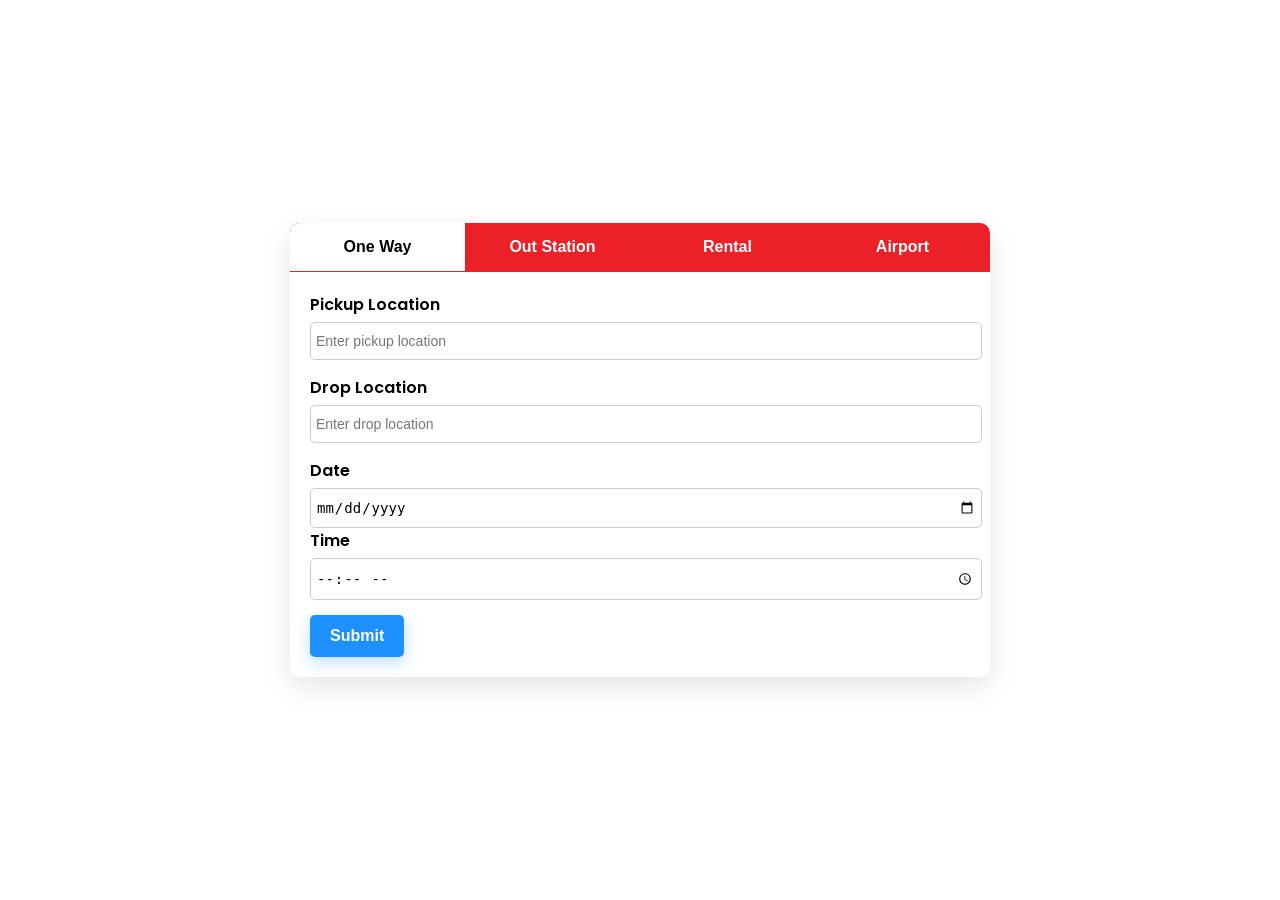
<file: form.html>
<!DOCTYPE html>
<html lang="en">
<head>
    <meta charset="UTF-8">
    <meta name="viewport" content="width=device-width, initial-scale=1.0">
    <title>Tabbed Form</title>
    <link href="https://fonts.googleapis.com/css2?family=Poppins:wght@300;400;600&display=swap" rel="stylesheet">
    <link rel="stylesheet" href="form.css">
</head>
<body>

<div class="tab-container">
    <div class="tab-header">
        <button class="tab-link active" data-tab="one-way">One Way</button>
        <button class="tab-link" data-tab="out-station">Out Station</button>
        <button class="tab-link" data-tab="rental">Rental</button>
        <button class="tab-link" data-tab="airport">Airport</button>
    </div>
    <div class="tab-content active" id="one-way">
        <div class="form-group">
            <label for="pickup">Pickup Location</label>
            <input type="text" id="pickup" placeholder="Enter pickup location">
        </div>
        <div class="form-group">
            <label for="drop">Drop Location</label>
            <input type="text" id="drop" placeholder="Enter drop location">
        </div>

        <div class="form-group">
            <div class="time">
                <label for="date">Date</label>
                <input type="date" id="date">
            </div>
            <div class="time">
                <label for="">Time</label>
                <input type="time" id="time">
            </div>
            
        </div>

        <button class="submit-btn">Submit</button>
    </div>
    <div class="tab-content" id="out-station">
        <div class="form-group">
            <label for="from">From</label>
            <input type="text" id="from" placeholder="Enter starting point">
        </div>
        <div class="form-group">
            <label for="to">To</label>
            <input type="text" id="to" placeholder="Enter destination">
        </div>
        <button class="submit-btn">Submit</button>
    </div>
    <div class="tab-content" id="rental">
        <div class="form-group">
            <label for="duration">Rental Duration (hrs)</label>
            <input type="number" id="duration" placeholder="Enter rental duration">
        </div>
        <div class="form-group">
            <label for="vehicle">Vehicle Type</label>
            <select id="vehicle">
                <option value="car">Car</option>
                <option value="bike">Bike</option>
                <option value="van">Van</option>
            </select>
        </div>
        <button class="submit-btn">Submit</button>
    </div>
    <div class="tab-content" id="airport">
        <div class="form-group">
            <label for="flight">Flight Number</label>
            <input type="text" id="flight" placeholder="Enter flight number">
        </div>
        <div class="form-group">
            <label for="terminal">Terminal</label>
            <input type="text" id="terminal" placeholder="Enter terminal">
        </div>
        <button class="submit-btn">Submit</button>
    </div>
</div>

<script>
    const tabLinks = document.querySelectorAll('.tab-link');
    const tabContents = document.querySelectorAll('.tab-content');

    tabLinks.forEach(link => {
        link.addEventListener('click', () => {
            // Remove active class from all buttons and contents
            tabLinks.forEach(btn => btn.classList.remove('active'));
            tabContents.forEach(content => content.classList.remove('active'));

            // Add active class to the clicked button and corresponding content
            link.classList.add('active');
            document.getElementById(link.getAttribute('data-tab')).classList.add('active');
        });
    });
</script>

</body>
</html>
</file>
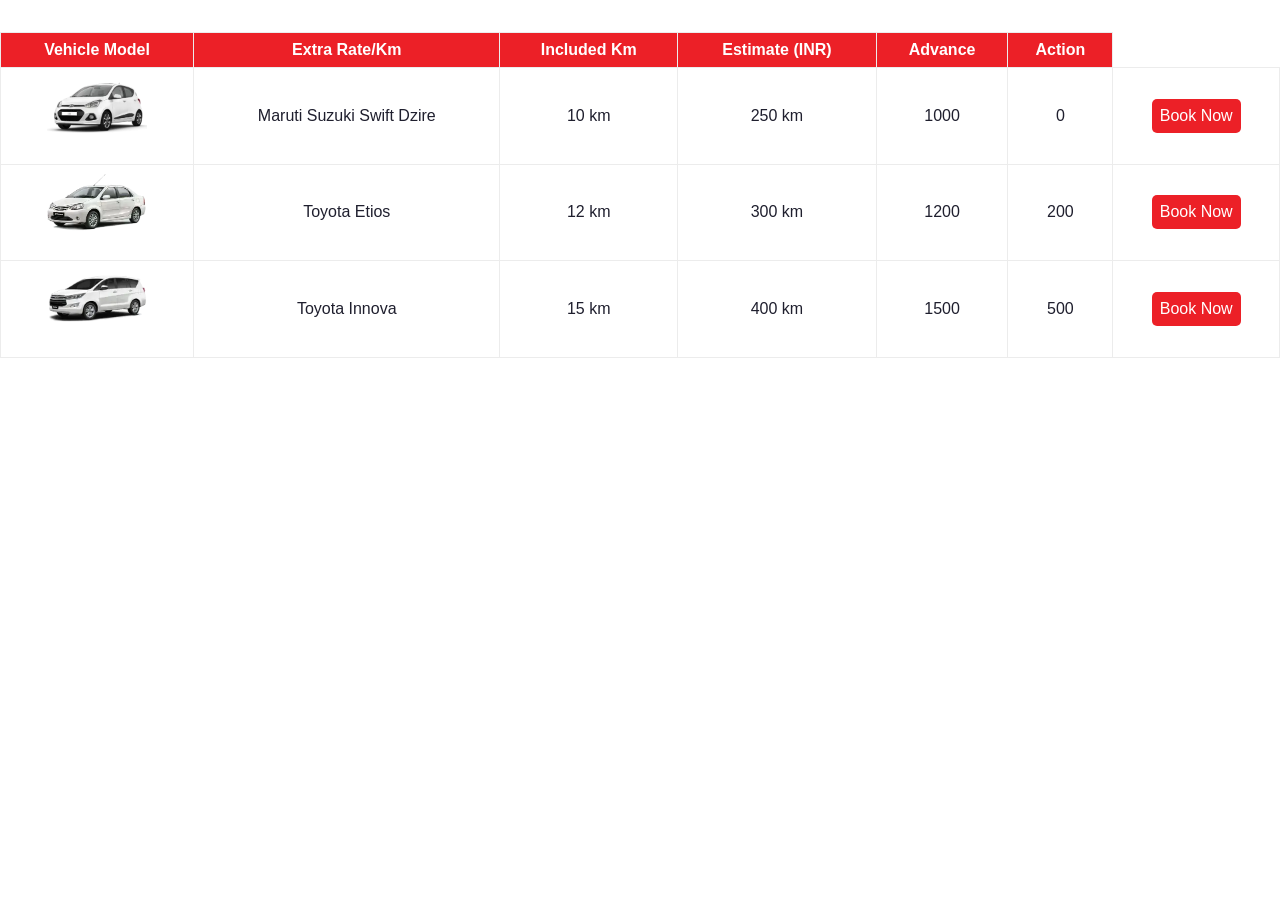
<file: w.html>
<!DOCTYPE html>
<html lang="en">
<head>
    <meta charset="UTF-8">
    <meta name="viewport" content="width=device-width, initial-scale=1.0">
    <title>Responsive Car Table</title>
    <style>
        body {
            font-family: Arial, sans-serif;
            margin: 0;
            padding: 0;
            box-sizing: border-box;
        }

        .table {
            width: 100%;
            margin-top: 2rem;
            border-collapse: collapse;
            overflow-x: auto;
        }

        .table .table-cars {
            width: 100%;
            border-collapse: collapse;
        }

        .table .table-cars th, .table .table-cars td {
            text-align: center;
            padding: 0.5rem;
            border: 1px solid #ececec;
        }

        .table .table-cars th {
            background-color: #ec2027;
            color: #fff;
        }

        .table .table-cars td {
            background-color: #fff;
            color: #1f1f2e;
        }

        .table .table-cars td img {
            width: 100px;
            height: auto;
        }

        .table .table-cars td button {
            padding: 0.5rem;
            font-size: 1rem;
            background-color: #ec2027;
            color: #fff;
            border: none;
            border-radius: 5px;
            cursor: pointer;
            transition: background-color 0.3s;
        }

        .table .table-cars td button:hover {
            background-color: #b71c1c;
        }

        @media (max-width: 768px) {
            .table .table-cars {
                display: block;
            }

            .table .table-cars tr {
                display: block;
                margin-bottom: 1rem;
                border: 1px solid #ececec;
                padding: 1rem;
            }

            .table .table-cars th {
                display: none;
            }

            .table .table-cars td {
                display: flex;
                justify-content: space-between;
                align-items: center;
                padding: 0.5rem 0;
            }

            .table .table-cars td img {
                margin-right: 1rem;
            }

            .table .table-cars td span {
                font-size: 0.9rem;
            }

            .table .table-cars td button {
                width: 100%;
                margin-top: 0.5rem;
            }
        }
    </style>
</head>
<body>

<section class="table">
    <div class="cars">
        <table class="table-cars">
            <thead>
                <tr>
                    <th>Vehicle Model</th>
                    <th>Extra Rate/Km</th>
                    <th>Included Km</th>
                    <th>Estimate (INR)</th>
                    <th>Advance</th>
                    <th>Action</th>
                </tr>
            </thead>
            <tbody>
                <tr>
                    <td><img src="fleet-i10.webp" alt="Vehicle"></td>
                    <td>Maruti Suzuki Swift Dzire</td>
                    <td>10 km</td>
                    <td>250 km</td>
                    <td>1000</td>
                    <td>0</td>
                    <td><button>Book Now</button></td>
                </tr>
                <tr>
                    <td><img src="fleet-ToyotaEtios.webp" alt="Vehicle"></td>
                    <td>Toyota Etios</td>
                    <td>12 km</td>
                    <td>300 km</td>
                    <td>1200</td>
                    <td>200</td>
                    <td><button>Book Now</button></td>
                </tr>
                <tr>
                    <td><img src="fleet-ToyotaInnova.webp" alt="Vehicle"></td>
                    <td>Toyota Innova</td>
                    <td>15 km</td>
                    <td>400 km</td>
                    <td>1500</td>
                    <td>500</td>
                    <td><button>Book Now</button></td>
                </tr>
            </tbody>
        </table>
    </div>
</section>

</body>
</html>
</file>
<file: 1.css>
/* General Reset */
* {
    margin: 0;
    padding: 0;
}

body {
    font-family: Arial, sans-serif;
    color: #fff;
}

.nav {
    position: fixed;
    top: 0;
    left: 0;
    width: 100%;
    z-index: 10;
}

.contactnav {
    display: flex;
    justify-content: end;
    align-items: center;
    gap: 1rem;
    background-color: #1f1f2e;
    padding: 0.5rem 2rem;
    box-shadow: 0 4px 8px rgba(0, 0, 0, 0.2);
}

.contactnav a {
    text-decoration: none;
    color: #fff;
    font-size: 1rem;
    transition: color 0.3s;
}

.contactnav a:hover {
    color: #f7b731;
}

.navbar {
    display: flex;
    justify-content: space-between;
    align-items: center;
    padding: 1rem 2rem;
    background-color: #ec2027;
    /* opacity: .5; */
}

.navbar .logo {
    font-size: 1.8rem;
    font-weight: bold;
    color: #ffffff;
}

.navbar ul {
    list-style: none;
    display: flex;
    gap: 1.5rem;
}

.navbar ul li a {
    text-decoration: none;
    color: #fff;
    font-size: 1rem;
    transition: color 0.3s;
}

.navbar ul li a.active {
    color: #000000;
    width: 100%;
    padding: 7px 15px;
    border-radius: 7px;
    background-color: rgb(255, 255, 255);
}

.navbar ul li a.active:hover {
    color: #fff;
    background-color: black;
}

.navbar ul li a:hover {
    color: #f7b731;
}



.navbar .menu-toggle {
    display: none;
    font-size: 1.5rem;
    cursor: pointer;
    color: #fff;
}

.hero {
    text-align: center;
    padding: 3rem 1rem;
    display: flex;
    align-items: center;
    gap: 1rem;
    background-image: url('2.jpg');
    background-attachment: fixed;
    background-position: center;
    background-size: cover;
    background-repeat: no-repeat;
    margin-top: 99px;
}

.hero .info {
    padding: 3rem 2rem;
    border: #fff solid 2px;
    flex: 1;
    text-align: left;
    border-radius: 5px;
    backdrop-filter: brightness(0.3);
}

.hero h1 {
    font-size: 1.5rem;
}

.hero p {
    font-size: 1.2rem;
}

.hero .form {
    background: transparent;
    border-radius: 5px;
    width: 100%;
    max-width: 660px;
    height: 455px;
}

.support {
    color: #000;
    display: flex;
    justify-content: center;
    align-items: center;
    gap: 2rem;
    padding: 3rem 1rem;
    text-align: center;
    box-shadow: 0 4px 8px rgba(0, 0, 0, 0.2);
}

.support .info {
    /* flex: 1; */
    /* max-width: 300px; */
    display: flex;
}

.support .info .info-img {
    float: left;
    width: 85px;
    height: 85px;
    margin: 5px 10px;
    padding: 0;
    background: #fff;
    border-radius: 50%;
    text-align: center;
    border: 1px solid #f4f6fc;
}

.support .info img {
    width: 100%;
    max-width: 80px;
    height: auto;
    margin-bottom: 1rem;
}

.support .info .info-con {
    display: flex;
    text-align: start;
    flex-direction: column;
    justify-content: center;
    width: 16rem;
    margin-left: 1.5rem;
}

.service {
    padding-top: 30px;
}

.service h3 {
    font-size: 1.5rem;
    color: rgb(0, 0, 0);
    text-align: center;
}

.service-card {
    display: flex;
    overflow-x: scroll;
    overflow-y: hidden;
    scroll-behavior: smooth;
    scroll-snap-type: x mandatory;
    padding: 10px 0px;
}

.service-card .card {
    background-color: #fff;
    border-radius: 15px;
    box-shadow: 0 4px 8px rgba(0, 0, 0, 0.2);
    padding: 1rem 2rem;
    text-align: center;
    margin: 20px;
    scroll-snap-align: center;
}

.service-card .card img {
    width: 100%;
    text-align: center;
    border: 0;
    margin: 0px auto 0px auto;
    padding: 0;
    display: inline-block;
}

.service-card .card .card-con {
    display: flex;
    color: #000;
    flex-direction: column;
    justify-content: center;
    gap: 15px;
}

.service-card .card .card-con p {
    font-size: 15px;
    line-height: 19px;
    font-weight: 400;
    text-align: justify;
    gap: 1rem;
}

.service-card .card .card-con h4 {
    font-size: 1.2rem;
    margin-top: 5px;
    text-align: start;
}

.service-card .card .fea {
    margin-top: 25px;
    display: flex;
    justify-content: space-around;
    align-items: center;
    gap: 1rem;
    margin-bottom: 1rem;
}

.service-card .card .fea div {
    display: flex;
    align-items: center;
    gap: 0.5rem;
}

.service-card .card .fea div img {
    width: 30px;
    height: 30px;
}

.service-card .card .fea .cab a {
    text-decoration: none;
    color: #000;
    font-size: 15px;
    font-weight: 500;
}

.city {
    color: #fff;
    background-image: url('2.jpg');
    background-attachment: fixed;
    background-position: center;
    background-size: cover;
    background-repeat: no-repeat;
    display: flex;
    flex-direction: column;
    justify-content: center;
    align-items: center;
    gap: 1rem;
    padding: 3rem 1rem;
    text-align: center;
}

.city .cities {
    color: #fff;
    display: flex;
    flex-wrap: wrap;
    backdrop-filter: brightness(0.6);
    justify-content: center;
    align-items: center;
    border-radius: 5px;
}

.city .cities a {
    text-decoration: none;
    color: #fff;
    font-size: 1rem;
    padding: 0.5rem 1rem;
    border-radius: 5px;
    transition: background-color 0.3s ease;
}

.city .cities a:hover {
    text-decoration: underline;
    color: #fff;
}

.rentals-class {
    color: #000;
    display: flex;
    flex-direction: column;
    justify-content: center;
    align-items: center;
    gap: 1rem;
    padding: 3rem 0;
    text-align: center;
}

.rentals-class h3 {
    font-size: 1.5rem;
}

.rentals {
    max-width: 100%;
    display: flex;
    overflow-x: auto;
    justify-content: flex-start;
    align-items: center;
    /* flex-direction: column; */
    /* margin: 50px auto; */
    background: #ffffff;
    border-radius: 8px;
    gap: 1rem;
    padding: 0 1rem;
    /* box-shadow: 0 4px 8px rgba(0, 0, 0, 0.2); */
}


.rentals .places {
    flex: 0 0 auto;
    display: flex;
    padding: 10px;
    flex-direction: column;
    justify-content: center;
    align-items: center;
    box-shadow: 2px 20px 17px rgba(0, 0, 0, 0.1);
    border-radius: 8px;
}

.rentals .places img {
    width: 200px;
    height: auto;
    margin-bottom: 1rem;
    border-radius: 5px;
    box-shadow: 0 4px 6px rgba(0, 0, 0, 0.1);
    transition: transform 0.3s ease;
}

.rentals .places img:hover {
    transform: scale(1.1);
}

.rentals .places h2 {
    font-size: 1.5rem;
    color: #000;
    text-align: center;
}

.faq {
    max-width: 100%;
    display: flex;
    flex-direction: column;
    /* margin: 50px auto; */
    background: #ffffff;
    padding: 20px;
    border-radius: 8px;
    /* box-shadow: 0 4px 6px rgba(0, 0, 0, 0.1); */
}

.faq h3 {
    text-align: left;
    margin-bottom: 20px;
    color: #333;
}

.faqs {
    margin-top: 20px;
}

.faqs .faq-item {
    border-radius: 10px;
    width: 57vw;
    margin-bottom: 15px;
}

.faq-item h4 {
    margin: 0;
    padding: 10px;
    font-size: 18px;
    cursor: pointer;
    border-radius: 10px;
    background: #ffe8e8;
    color: #333;
    box-shadow: 0px 4px 8px #f2eaea;
    transition: background-color 0.3s;
}

.faq-item h4:hover {
    background-color: #ffa4a4;
}

.faq-item h4 span {
    float: right;
    margin-right: 10px;
    font-size: 18px;
    color: #555;
}

.faq-item p {
    margin: 0;
    padding: 10px;
    font-size: 16px;
    color: #555;
    display: none; /* Hidden by default */
}

.faq-main {
    padding: 20px;
    display: flex;
    align-items: center;
    justify-content: center;
    gap: 3rem;
}



.faq-main img {
    height: 420px;
    width: 320px;
    border-radius: 30px;
}

.footer {
    background-color: #1f1f2e;
    color: #fff;
    text-align: center;
    padding: 1rem 1rem;
    margin-top: 2rem;
    display: flex;
}

.footer .footer_box {
    float: left;
    flex: 1;
    justify-content: center;
    align-items: center;
    text-align: left;
    gap: 1rem;
}

.footer .footer_box .contact {
    display: flex;
    gap: 1rem;
}

.footer .footer_box .contact a {
    text-decoration: none;
    color: #fff;
    font-size: 1rem;
    transition: color 0.3s;
}

.footer .footer_box .contact a img {
    margin-right: 0.5rem;
    height: 20px;
    width: 20px;
}

.footer .footer_box .contact a:hover {
    color: #1f1f2e;
}

.footer .footer_box_1 {
    float: left;
    flex: 1;
    text-align: left;
    margin-right: auto;
}

.footer .footer_box_1 p {
    font-size: 15px;
    line-height: 22px;
    font-weight: 400;
    text-align: justify;
    margin-right: 20px;
}

.footer .footer_box_1 h5 {
    font-size: 1rem;
    margin-bottom: 0.5rem;
}

.footer .footer_box h5 {
    font-size: 1rem;
    margin-bottom: 0.5rem;
}

.footer .footer_box ul {
    list-style: none;
    margin: 0;
    padding: 0;
}

.footer .footer_box ul li {
    margin-bottom: 0.5rem;
}

.footer .footer_box ul li a {
    font-size: 15px;
    text-decoration: none;
    color: #fff;
}

.footer .footer_box ul li a:hover {
    text-decoration: underline;
}

.footer .footer_box_1 p {
    margin-bottom: 0.5rem;
} 

footer {
    background-color: #0f0f16;
    color: #fff;
    text-align: center;
    padding: 1rem 1rem;
}

footer p {
    font-size: 15px;
    line-height: 22px;
    font-weight: 400;
    text-align: center;
}

@media screen and (max-width: 1280px) {
    body {
        font-size: 0.9rem;
    }

    .nav {
        position: fixed;
        top: 0;
        left: 0;
        width: 100vw;
        z-index: 10;
    }
    
    
}

@media screen and (max-width: 768px) {
    .navbar .menu-toggle {
        display: block;
    }

    .navbar ul {
        display: none;
    }
    
    .navbar.responsive ul {
        display: flex;
        flex-direction: column;
        position: absolute;
        top: 100%;
        left: 0;
        width: 100%;
        background-color: #9a1419;
        color: #ddd;
        padding: 26px;
    }

    .hero {
        flex-direction: column;
    }

    .faq .faq-main {
        flex-direction: column;
        width: 50vw;
    }

    .faq-main h4 {
        width: 80vw;
    } 

    .faq-main p {
        width: 80vw;
    }

    .faq-main img {
        height: 50vh;
        width: 42vh;
        margin-left: 8rem;
    }

    .rentals {
        width: 80%;
    }

    .support {
        flex-direction: column;
    }

    .support .info .info-con  {
        width: 100%;
    }

    .service-card::-webkit-scrollbar {
        display: none;
    }
    
    .dots {
        display: flex;
        justify-content: center;
        margin-top: 20px;
        gap: 10px;
    }
    
    .dot {
        width: 10px;
        height: 10px;
        background-color: #ccc;
        border-radius: 50%;
        cursor: pointer;
        transition: background-color 0.3s ease;
    }
    
    .dot.active {
        background-color: #000;
    }

    .service h3 {
        font-size: 1.5rem;
        color: rgb(0, 0, 0);
        text-align: center;
    }
    
    .service-card {
        display: flex;
        overflow-x: scroll;
        overflow-y: hidden;
        scroll-behavior: smooth;
        scroll-snap-type: x mandatory;
        padding: 10px 0px;
    }
    
    .service-card .card {
        background-color: #fff;
        border-radius: 15px;
        box-shadow: 0 4px 8px rgba(0, 0, 0, 0.2);
        padding: 1rem 2rem;
        text-align: center;
        margin: 20px;
        height: fit-content;
        scroll-snap-align: center;
    }
    
    .service-card .card img {
        width: 100%;
        text-align: center;
        border: 0;
        margin: 0px auto 0px auto;
        padding: 0;
        display: inline-block;
    }
    
    .service-card .card .card-con {
        display: flex;
        color: #000;
        flex-direction: column;
        justify-content: center;
        gap: 15px;
    }
    
    .service-card .card .card-con p {
        font-size: 15px;
        line-height: 19px;
        font-weight: 400;
        text-align: justify;
        gap: 1rem;
    }
    
    .service-card .card .card-con h4 {
        font-size: 1.2rem;
        margin-top: 5px;
        text-align: start;
    }
    
    .service-card .card .fea {
        margin-top: 25px;
        display: flex;
        justify-content: space-around;
        align-items: center;
        margin-bottom: 1rem;
    }
    
    .service-card .card .fea .cab {
        display: flex;
        align-items: center;
        gap: 0.5rem;
    }
    
    .service-card .card .fea .cab img {
        width: 20px;
        height: 20px;
    }
    
    .service-card .card .fea .cab a {
        text-decoration: none;
        color: #000;
        font-size: 10px;
        padding: 0 7px;
        width: 45px;
    }



    .footer {
        flex-direction: column;
        gap: 1rem;
    }

}
</file>
<file: about_us.css>
* {
    margin: 0;
    padding: 0;
    box-sizing: border-box;
}

body {
    font-family: Arial, sans-serif;
    color: #fff;
}

.nav {
    position: fixed;
    top: 0;
    left: 0;
    width: 100%;
    z-index: 10;
}

.contactnav {
    display: flex;
    justify-content: end;
    align-items: center;
    gap: 1rem;
    background-color: #1f1f2e;
    padding: 0.5rem 2rem;
    box-shadow: 0 4px 8px rgba(0, 0, 0, 0.2);
}

.contactnav a {
    text-decoration: none;
    color: #fff;
    font-size: 1rem;
    transition: color 0.3s;
}

.contactnav a:hover {
    color: #f7b731;
}

.navbar {
    display: flex;
    justify-content: space-between;
    align-items: center;
    padding: 1rem 2rem;
    background-color: #ec2027;
    /* opacity: .5; */
}

.navbar .logo {
    font-size: 1.8rem;
    font-weight: bold;
    color: #ffffff;
}

.navbar ul {
    list-style: none;
    display: flex;
    gap: 1.5rem;
}

.navbar ul li a {
    text-decoration: none;
    color: #fff;
    font-size: 1rem;
    transition: color 0.3s;
}

.navbar ul li a.active {
    color: #000000;
    width: 100%;
    padding: 7px 15px;
    border-radius: 7px;
    background-color: rgb(255, 255, 255);
}

.navbar ul li a.active:hover {
    color: #fff;
    background-color: black;
}

.navbar ul li a:hover {
    color: #f7b731;
}

.navbar .menu-toggle {
    display: none;
    font-size: 1.5rem;
    cursor: pointer;
    color: #fff;
}

/* about us section */

.about { 
    color: #000;
    text-align: center;
    padding: 1rem 1rem;
    margin-top: 6rem;
    display: flex;
    flex-direction: column;
    justify-content: center;
    align-items: center;
    gap: 1rem;
}

.about .about-text {
    display: flex;
    flex-direction: column;
    justify-content: center;
    align-items: center;
    gap: 1rem;
    text-align: center;
    margin: 1rem 1rem;
}

.about .about-text h1 {
    font-size: 1.5rem;
    margin-bottom: 20px;

}

.about .about-text h6 {
    font-size: 1rem;
    margin-bottom: 5px;
    color: #ec2027;
}

.about .about-text p {
    font-size: 16px;
    line-height: 26px;
    font-weight: 400;
    margin-bottom: 20px;
    text-align: start;
}

.about .about-header {
    height: 77vh;
    width: 104%;
    object-fit: cover;
    object-position: center;
    margin-bottom: 20px;
    background-image: url('2.jpg');
    background-attachment: fixed;
    background-position: center;
    background-size: cover;
    background-repeat: no-repeat;
    display: flex;
    justify-content: center;
    align-items: center;
}

.about .about-header h1 {
    font-size: 2rem;
    color: #fff;
    text-shadow: 2px 2px 4px rgba(0, 0, 0, 0.5);
}

/* footer */

.footer {
    background-color: #1f1f2e;
    color: #fff;
    text-align: center;
    padding: 1rem 1rem;
    margin-top: 2rem;
    display: flex;
}

.footer .footer_box {
    float: left;
    flex: 1;
    justify-content: center;
    align-items: center;
    text-align: left;
    gap: 1rem;
}

.footer .footer_box .contact {
    display: flex;
    gap: 1rem;
}

.footer .footer_box .contact a {
    text-decoration: none;
    color: #fff;
    font-size: 1rem;
    transition: color 0.3s;
}

.footer .footer_box .contact a img {
    margin-right: 0.5rem;
    height: 20px;
    width: 20px;
}

.footer .footer_box .contact a:hover {
    color: #1f1f2e;
}

.footer .footer_box_1 {
    float: left;
    flex: 1;
    text-align: left;
    margin-right: auto;
}

.footer .footer_box_1 p {
    font-size: 15px;
    line-height: 22px;
    font-weight: 400;
    text-align: justify;
    margin-right: 20px;
}

.footer .footer_box_1 h5 {
    font-size: 1rem;
    margin-bottom: 0.5rem;
}

.footer .footer_box h5 {
    font-size: 1rem;
    margin-bottom: 0.5rem;
}

.footer .footer_box ul {
    list-style: none;
    margin: 0;
    padding: 0;
}

.footer .footer_box ul li {
    margin-bottom: 0.5rem;
}

.footer .footer_box ul li a {
    font-size: 15px;
    text-decoration: none;
    color: #fff;
}

.footer .footer_box ul li a:hover {
    text-decoration: underline;
}

.footer .footer_box_1 p {
    margin-bottom: 0.5rem;
} 

footer {
    background-color: #0f0f16;
    color: #fff;
    text-align: center;
    padding: 1rem 1rem;
}

footer p {
    font-size: 15px;
    line-height: 22px;
    font-weight: 400;
    text-align: center;
}


/* responsive */

@media (max-width: 768px) {
    body {
        font-size: 14px;
        overflow: auto;
    }

    .navbar {
        padding: 1rem;
    }

    .navbar .logo {
        font-size: 1.5rem;
    }


    .navbar .menu-toggle {
        display: block;
    }

    .navbar ul {
        display: none;
    }

    .navbar.responsive ul {
        display: flex;
        flex-direction: column;
        position: absolute;
        top: 100%;
        left: 0;
        width: 100%;
        background-color: #1f1f2e;
        padding: 1rem 0;
    }

    .footer {
        display: flex;
        flex-direction: column;
        gap: 1rem;
        float: left;
    }
}
</file>
<file: book.css>
* {
    margin: 0;
    padding: 0;
    
}

body {
    font-family: Arial, sans-serif;
    color: #fff;
}

.nav {
    position: fixed;
    top: 0;
    left: 0;
    width: 100%;
    z-index: 10;
}

.contactnav {
    display: flex;
    justify-content: end;
    align-items: center;
    gap: 1rem;
    background-color: #1f1f2e;
    padding: 0.5rem 2rem;
    box-shadow: 0 4px 8px rgba(0, 0, 0, 0.2);
}

.contactnav a {
    text-decoration: none;
    color: #fff;
    font-size: 1rem;
    transition: color 0.3s;
}

.contactnav a:hover {
    color: #f7b731;
}

.navbar {
    display: flex;
    justify-content: space-between;
    align-items: center;
    padding: 1rem 2rem;
    background-color: #ec2027;
    /* opacity: .5; */
}

.navbar .logo {
    font-size: 1.8rem;
    font-weight: bold;
    color: #ffffff;
}

.navbar ul {
    list-style: none;
    display: flex;
    gap: 1.5rem;
}

.navbar ul li a {
    text-decoration: none;
    color: #fff;
    font-size: 1rem;
    transition: color 0.3s;
}

.navbar ul li a.active {
    color: #000000;
    width: 100%;
    padding: 7px 15px;
    border-radius: 7px;
    background-color: rgb(255, 255, 255);
}

.navbar ul li a.active:hover {
    color: #fff;
    background-color: black;
}

.navbar ul li a:hover {
    color: #f7b731;
}

.navbar .menu-toggle {
    display: none;
    font-size: 1.5rem;
    cursor: pointer;
    color: #fff;
}

/* form */

.book {
    display: flex;
    justify-content: center;
    align-items: center;
    height: 26vh;
    margin-top: 8rem;
    width: 100%;
    background-color: transparent;
}

.book .book-form {
    width: 100%;
    max-width: 90%;
    padding: 2rem;
    background-color: #fbfafa;
    border-radius: 10px;
    box-shadow: 0 4px 8px rgba(0, 0, 0, 0.2);
}

.book .book-form .book-header {
    font-size: 1.5rem;
    margin-bottom: 1rem;
}

.book .book-form .book-header .tab-link {
    cursor: pointer;
    padding: 0.5rem 1rem;
    border-radius: 5px;
    background-color: #fff;
    color: #1f1f2e;
    margin-right: 0.5rem;
    box-shadow: 0 4px 8px rgba(0, 0, 0, 0.2);
}

.book .book-form .book-header .tab-link.active {
    background-color: #ec2027;
    color: #fff;
}

.book .book-form .book-content {
    display: none;
}

.book .book-form .book-content.active {
    display: flex;
    flex-direction: row;
    gap: 4rem;
    align-items: center;
}



.book .book-content .form-group {
    margin-bottom: 1rem;
}

.book .book-content .form-group label {
    display: block;
    font-size: 14px;
    font-weight: bold;
    color: #1f1f2e;
    margin-bottom: 0.5rem;
}

.book .book-content .form-group input,
.book .book-content .form-group select {
    width: 100%;
    padding: 0.5rem;
    font-size: 1rem;
    border-radius: 5px;
    border: none;
    background-color: #fff;
    color: #1f1f2e;
    box-shadow: 0 4px 8px rgba(0, 0, 0, 0.2);
}

.book .book-content .form-group select {
    appearance: none;
}

.book .book-content .form-group select::-webkit-scrollbar {
    width: 10px;
}

.book .book-content .form-group .day {
    gap: 4rem;
    width: 30%;
    display: flex;
}

.book .book-content .form-group button {
    height: 38px;
    margin-top: 24px;
    width: 70px;
    padding: 0.5rem;
    font-size: 14px;
    background-color: #ec2027;
    color: #fff;
    border: none;
    border-radius: 5px;
    cursor: pointer;
    transition: background-color 0.3s;
}

.book .book-content  button:hover {
    background-color: #f7b731;
    color: #fff;
}

.table {
    width: 100%;
    margin-top: 5rem;
    border-collapse: collapse;
    overflow-x: auto;
}

.table .table-cars {
    width: 100%;
    border-collapse: collapse;
}

.table .table-cars th, .table .table-cars td {
    text-align: center;
    padding: 0.5rem;
    border: 1px solid #ececec;
}

.table .table-cars th {
    background-color: #ec2027;
    color: #fff;
}

.table .table-cars td {
    background-color: #fff;
    color: #1f1f2e;
}

.table .table-cars td span {
    display: none;
}

.table .table-cars td img {
    width: 120px;
    height: auto;
}

.table .table-cars td button {
    padding: 0.5rem;
    font-size: 1rem;
    background-color: #ec2027;
    color: #fff;
    border: none;
    border-radius: 5px;
    cursor: pointer;
    transition: background-color 0.3s;
}

.table .table-cars td button:hover {
    background-color: #b71c1c;
}

/* Footer */

.footer {
    background-color: #1f1f2e;
    color: #fff;
    text-align: center;
    padding: 1rem 1rem;
    margin-top: 2rem;
    display: flex;
}

.footer .footer_box {
    float: left;
    flex: 1;
    justify-content: center;
    align-items: center;
    text-align: left;
    gap: 1rem;
}

.footer .footer_box .contact {
    display: flex;
    gap: 1rem;
}

.footer .footer_box .contact a {
    text-decoration: none;
    color: #fff;
    font-size: 1rem;
    transition: color 0.3s;
}

.footer .footer_box .contact a img {
    margin-right: 0.5rem;
    height: 20px;
    width: 20px;
}

.footer .footer_box .contact a:hover {
    color: #1f1f2e;
}

.footer .footer_box_1 {
    float: left;
    flex: 1;
    text-align: left;
    margin-right: auto;
}

.footer .footer_box_1 p {
    font-size: 15px;
    line-height: 22px;
    font-weight: 400;
    text-align: justify;
    margin-right: 20px;
}

.footer .footer_box_1 h5 {
    font-size: 1rem;
    margin-bottom: 0.5rem;
}

.footer .footer_box h5 {
    font-size: 1rem;
    margin-bottom: 0.5rem;
}

.footer .footer_box ul {
    list-style: none;
    margin: 0;
    padding: 0;
}

.footer .footer_box ul li {
    margin-bottom: 0.5rem;
}

.footer .footer_box ul li a {
    font-size: 15px;
    text-decoration: none;
    color: #fff;
}

.footer .footer_box ul li a:hover {
    text-decoration: underline;
}

.footer .footer_box_1 p {
    margin-bottom: 0.5rem;
} 

footer {
    background-color: #0f0f16;
    color: #fff;
    text-align: center;
    padding: 1rem 1rem;
}

footer p {
    font-size: 15px;
    line-height: 22px;
    font-weight: 400;
    text-align: center;
}

/* responsive */

@media (max-width: 768px) {
    body {
        font-size: 14px;
        overflow: auto;
    }

    .navbar .menu-toggle {
        display: block;
    }

    .navbar ul {
        display: none;
    }
    
    .navbar.responsive ul {
        display: flex;
        flex-direction: column;
        position: absolute;
        top: 100%;
        left: 0;
        width: 100%;
        background-color: #9a1419;
        color: #ddd;
        padding: 26px;
    }

    .book {
        display: flex;
        justify-content: center;
        align-items: center;
        height: 45vh;
        margin-top: 11rem;
        width: 100%;
        background-color: transparent;
    }

    .book .book-form {
        width: 100%;
        max-width: 90%;
        padding: 2rem;
        background-color: #fbfafa;
        border-radius: 10px;
        box-shadow: 0 4px 8px rgba(0, 0, 0, 0.2);
    }

    .book .book-form .book-content.active {
        flex-direction: column;
        align-items: baseline;
        gap: 1rem;
    }

    .book .book-form .book-header .tab-link {
        cursor: pointer;
        padding: 0.5rem 0.5rem;
        border-radius: 5px;
        background-color: #fff;
        color: #1f1f2e;
        border: none;
        margin-right: 0.5rem;
    }

    .book .book-form .book-content .form-group {
        width: 100%;
    }

    .book .book-form .book-content .form-group .day {
        gap: 1rem;
        width: 100%;
        display: flex;
        flex-direction: column;
    }


    .table .table-cars {
        display: flex;
        flex-direction: column;
    }

    .table .table-cars tr {
        display: flex;
        flex-direction: column;
        align-items: center;
        margin-bottom: 1rem;
        border: 1px solid #ececec;
        padding: 1rem 1rem;
    }

    .table .table-cars th {
        display: none;
    }

    .table .table-cars td {
        display: flex;
        width: 100%;
        justify-content: center;
        flex-direction: column;
        align-items: center;
        padding: 0.5rem 0;
    }

    .table .table-cars td img {
        margin-right: 1rem;
        width: 200px;
    }

    .table .table-cars td span {
        display: block;
        font-weight: bold;
        font-size: 0.9rem;
    }

    .table .table-cars td button {
        width: 100%;
        margin-top: 0.5rem;
    }

    .footer {
        display: flex;
        flex-direction: column;
        gap: 1rem;
        float: left;
    }


}
</file>
<file: confirm.css>
* {
    margin: 0;
    padding: 0;
    box-sizing: border-box;
}

body {
    font-family: Arial, sans-serif;
    color: #fff;
}

.nav {
    position: fixed;
    top: 0;
    left: 0;
    width: 100%;
    z-index: 10;
}

.contactnav {
    display: flex;
    justify-content: end;
    align-items: center;
    gap: 1rem;
    background-color: #1f1f2e;
    padding: 0.5rem 2rem;
    box-shadow: 0 4px 8px rgba(0, 0, 0, 0.2);
}

.contactnav a {
    text-decoration: none;
    color: #fff;
    font-size: 1rem;
    transition: color 0.3s;
}

.contactnav a:hover {
    color: #f7b731;
}

.navbar {
    display: flex;
    justify-content: space-between;
    align-items: center;
    padding: 1rem 2rem;
    background-color: #ec2027;
    /* opacity: .5; */
}

.navbar .logo {
    font-size: 1.8rem;
    font-weight: bold;
    color: #ffffff;
}

.navbar ul {
    list-style: none;
    display: flex;
    gap: 1.5rem;
}

.navbar ul li a {
    text-decoration: none;
    color: #fff;
    font-size: 1rem;
    transition: color 0.3s;
}

.navbar ul li a.active {
    color: #000000;
    width: 100%;
    padding: 7px 15px;
    border-radius: 7px;
    background-color: rgb(255, 255, 255);
}

.navbar ul li a.active:hover {
    color: #fff;
    background-color: black;
}

.navbar ul li a:hover {
    color: #f7b731;
}

.navbar .menu-toggle {
    display: none;
    font-size: 1.5rem;
    cursor: pointer;
    color: #fff;
}

.navbar .menu-toggle:hover {
    color: #f7b731;
}

/* confirm */

.confirm {
    margin-top: 8rem;
    display: flex;
    justify-content: center;
    align-items: center;
    height: 107vh;
}

.confirm .info {
    display: flex;
    flex-direction: column;
    justify-content: center;
    align-items: center;
    gap: 1rem;
    text-align: center;
    box-shadow: 0 4px 8px rgba(0, 0, 0, 0.2);
}

.confirm .info-field {
    display: flex;
    flex-direction: column;
    justify-content: center;
    align-items: center;
    gap: 1rem;
    text-align: center;
}

.confirm .info h3 {
    font-size: 1.5rem;
    margin-top: 28px;
    /* margin-bottom: 20px; */
    color: #000000;
}

.confirm .info-field img {
    height: 50px;
    width: 70px;
}

.confirm .info-field span {
    font-size: 1rem;
    color: #000000;
}

.confirm .final-cost {
    display: flex;
    flex-direction: column;
    justify-content: center;
    align-items: center;
    gap: 1rem;
    text-align: center;
    margin: 1rem 1rem;
    padding: 1rem 1rem;
    border-radius: 7px;
    box-shadow: 0 4px 8px rgba(0, 0, 0, 0.2);
}

.confirm .final-cost span {
    font-size: 2rem;
    color: #000000;
}

.confirm .final-cost strong {
    font-size: 1rem;
    color: #000000;
}

.confirm .info .feature {
    display: flex;
    gap: 1rem;
}

.confirm .info .feature .info {
    display: flex;
    gap: 1rem;
    align-items: center;
    margin: 1rem 1rem;
}

.confirm .info .feature .info img {
    height: 30px;
    width: 30px;
}

.confirm .info .feature .info span {
    font-size: 1rem;
    font-weight: 600;
    color: #000000;
}

.confirm .info .fare {
    display: flex;
    gap: 1rem;
    align-items: center;
    margin: 1rem 1rem;
}

.confirm .info .fare ul {
    list-style: none;
    padding: 0;
    margin: 0;
}

.confirm .info .fare ul li {
    display: flex;
    justify-content: space-between;
    gap: 1rem;
    align-items: center;
    margin: 1rem 1rem;
    font-size: 1rem;
    font-weight: 600;
}

.confirm .info .fare ul li strong {
    font-size: 1rem;
    font-weight: 600;
    color: #ec2027;
}

.confirm .info .fare ul li span {
    font-size: 1rem;
    color: #000000;
}

.confirm .form {
    display: flex;
    flex-direction: column;
    justify-content: center;
    align-items: center;
    gap: 1rem;
    text-align: center;
    margin: 1rem 1rem;
    padding: 1rem 1rem;
    border-radius: 7px;
    box-shadow: 0 4px 8px rgba(0, 0, 0, 0.2);
}

.confirm .form h1 {
    color: black;
    font-size: 1.5rem;
    margin-bottom: 20px;
}

.confirm .form form {
    display: flex;
    flex-direction: column;
    gap: 1rem;
    width: 100%;
}

.confirm .form .form-field {
    display: flex;
    justify-content: space-between;
    gap: 1rem;
    width: 100%;
}

.confirm .form .form-field label {
    color: black;
    font-size: 1rem;
    font-weight: 600;
}

.confirm .form .form-field input {
    padding: 0.5rem;
    font-size: 1rem;
    border-radius: 5px;
    border: none;
    background-color: #fff;
    color: #1f1f2e;
    box-shadow: 0 4px 8px rgba(0, 0, 0, 0.2);
}

.confirm .form .form-field input::placeholder {
    color: #1f1f2e;
}

.confirm .form form .submit-btn {
    padding: 0.5rem;
    font-size: 1rem;
    border-radius: 5px;
    border: none;
    background-color: #ec2027;
    color: #fff;
    cursor: pointer;
    transition: background 0.3s;
}

.confirm .form .form-field button:hover {
    background-color: #ee4349;
}

.confirm .form .form-field button:active {
    background-color: #ec2027;
}



/* footer */

.footer {
    background-color: #1f1f2e;
    color: #fff;
    text-align: center;
    padding: 1rem 1rem;
    margin-top: 2rem;
    display: flex;
}

.footer .footer_box {
    float: left;
    flex: 1;
    justify-content: center;
    align-items: center;
    text-align: left;
    gap: 1rem;
}

.footer .footer_box .contact {
    display: flex;
    gap: 1rem;
}

.footer .footer_box .contact a {
    text-decoration: none;
    color: #fff;
    font-size: 1rem;
    transition: color 0.3s;
}

.footer .footer_box .contact a img {
    margin-right: 0.5rem;
    height: 20px;
    width: 20px;
}

.footer .footer_box .contact a:hover {
    color: #1f1f2e;
}

.footer .footer_box_1 {
    float: left;
    flex: 1;
    text-align: left;
    margin-right: auto;
}

.footer .footer_box_1 p {
    font-size: 15px;
    line-height: 22px;
    font-weight: 400;
    text-align: justify;
    margin-right: 20px;
}

.footer .footer_box_1 h5 {
    font-size: 1rem;
    margin-bottom: 0.5rem;
}

.footer .footer_box h5 {
    font-size: 1rem;
    margin-bottom: 0.5rem;
}

.footer .footer_box ul {
    list-style: none;
    margin: 0;
    padding: 0;
}

.footer .footer_box ul li {
    margin-bottom: 0.5rem;
}

.footer .footer_box ul li a {
    font-size: 15px;
    text-decoration: none;
    color: #fff;
}

.footer .footer_box ul li a:hover {
    text-decoration: underline;
}

.footer .footer_box_1 p {
    margin-bottom: 0.5rem;
} 

footer {
    background-color: #0f0f16;
    color: #fff;
    text-align: center;
    padding: 1rem 1rem;
}

footer p {
    font-size: 15px;
    line-height: 22px;
    font-weight: 400;
    text-align: center;
}
</file>
<file: form.css>
body {
    font-family: 'Poppins', sans-serif;
    margin: 0;
    background: transparent;
    display: flex;
    justify-content: center;
    align-items: center;
    height: 100vh;
}
.tab-container {
    background: #fff;
    box-shadow: 0 10px 30px rgba(0, 0, 0, 0.1);
    border-radius: 10px;
    overflow: hidden;
    width: 90%;
    max-width: 700px;
}
.tab-header {
    display: flex;
    background: #ec2027;
}
.tab-header button {
    flex: 1;
    padding: 15px;
    border: none;
    background: none;
    color: #fff;
    font-weight: 600;
    font-size: 16px;
    cursor: pointer;
    transition: background 0.3s ease;
}
.tab-header button.active {
    background: #fff;
    color: #000;
    border-bottom: #ec2027 solid 1px;
}
.tab-header button:hover {
    background: #ee4349;
}
.tab-content {
    padding: 20px;
    display: none;
    animation: fadeIn 0.5s;
}
.tab-content.active {
    display: block;
}
@keyframes fadeIn {
    from {
        opacity: 0;
    }
    to {
        opacity: 1;
    }
}
.form-group {
    margin-bottom: 15px;
}
.form-group label {
    display: block;
    margin-bottom: 5px;
    font-weight: 600;
}
.form-group input, .form-group select {
    width: 100%;
    padding: 10px 5px;
    border: 1px solid #ccc;
    border-radius: 5px;
    font-size: 14px;
}
.submit-btn {
    background: #1e90ff;
    color: #fff;
    border: none;
    padding: 12px 20px;
    font-size: 16px;
    font-weight: 600;
    cursor: pointer;
    border-radius: 5px;
    box-shadow: 0 5px 15px rgba(30, 144, 255, 0.3);
    transition: transform 0.3s, box-shadow 0.3s;
}
.submit-btn:hover {
    transform: translateY(-3px);
    box-shadow: 0 8px 20px rgba(30, 144, 255, 0.5);
}
</file>
